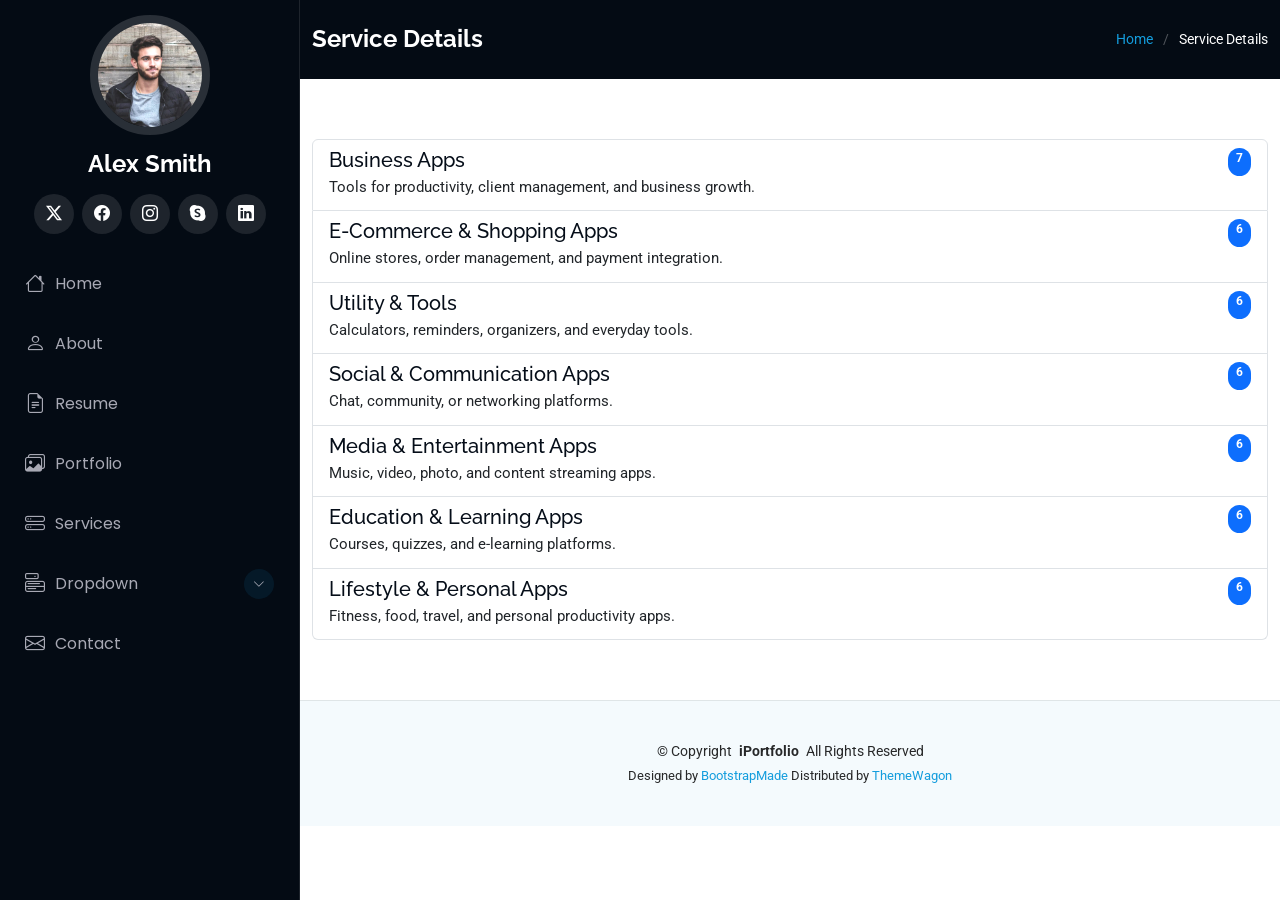
<file: Android_App_Development-service-details.html>
<!DOCTYPE html>
<html lang="en">

<head>
  <meta charset="utf-8">
  <meta content="width=device-width, initial-scale=1.0" name="viewport">
  <title>Service Details - iPortfolio Bootstrap Template</title>
  <meta content="" name="description">
  <meta content="" name="keywords">

  <!-- Favicons -->
  <link href="assets/img/favicon.png" rel="icon">
  <link href="assets/img/apple-touch-icon.png" rel="apple-touch-icon">

  <!-- Fonts -->
  <link href="https://fonts.googleapis.com" rel="preconnect">
  <link href="https://fonts.gstatic.com" rel="preconnect" crossorigin>
  <link href="https://fonts.googleapis.com/css2?family=Roboto:ital,wght@0,100;0,300;0,400;0,500;0,700;0,900;1,100;1,300;1,400;1,500;1,700;1,900&family=Poppins:ital,wght@0,100;0,200;0,300;0,400;0,500;0,600;0,700;0,800;0,900;1,100;1,200;1,300;1,400;1,500;1,600;1,700;1,800;1,900&family=Raleway:ital,wght@0,100;0,200;0,300;0,400;0,500;0,600;0,700;0,800;0,900;1,100;1,200;1,300;1,400;1,500;1,600;1,700;1,800;1,900&display=swap" rel="stylesheet">

  <!-- Vendor CSS Files -->
  <link href="assets/vendor/bootstrap/css/bootstrap.min.css" rel="stylesheet">
  <link href="assets/vendor/bootstrap-icons/bootstrap-icons.css" rel="stylesheet">
  <link href="assets/vendor/aos/aos.css" rel="stylesheet">
  <link href="assets/vendor/glightbox/css/glightbox.min.css" rel="stylesheet">
  <link href="assets/vendor/swiper/swiper-bundle.min.css" rel="stylesheet">

  <!-- Main CSS File -->
  <link href="assets/css/main.css" rel="stylesheet">

  <!-- =======================================================
  * Template Name: iPortfolio
  * Template URL: https://bootstrapmade.com/iportfolio-bootstrap-portfolio-websites-template/
  * Updated: Jun 29 2024 with Bootstrap v5.3.3
  * Author: BootstrapMade.com
  * License: https://bootstrapmade.com/license/
  ======================================================== -->
</head>

<body class="service-details-page">

  <header id="header" class="header dark-background d-flex flex-column">
    <i class="header-toggle d-xl-none bi bi-list"></i>

    <div class="profile-img">
      <img src="assets/img/my-profile-img.jpg" alt="" class="img-fluid rounded-circle">
    </div>

    <a href="index.html" class="logo d-flex align-items-center justify-content-center">
      <!-- Uncomment the line below if you also wish to use an image logo -->
      <!-- <img src="assets/img/logo.png" alt=""> -->
      <h1 class="sitename">Alex Smith</h1>
    </a>

    <div class="social-links text-center">
      <a href="#" class="twitter"><i class="bi bi-twitter-x"></i></a>
      <a href="#" class="facebook"><i class="bi bi-facebook"></i></a>
      <a href="#" class="instagram"><i class="bi bi-instagram"></i></a>
      <a href="#" class="google-plus"><i class="bi bi-skype"></i></a>
      <a href="#" class="linkedin"><i class="bi bi-linkedin"></i></a>
    </div>

    <nav id="navmenu" class="navmenu">
      <ul>
        <li><a href="#hero"><i class="bi bi-house navicon"></i>Home</a></li>
        <li><a href="#about"><i class="bi bi-person navicon"></i> About</a></li>
        <li><a href="#resume"><i class="bi bi-file-earmark-text navicon"></i> Resume</a></li>
        <li><a href="#portfolio"><i class="bi bi-images navicon"></i> Portfolio</a></li>
        <li><a href="#services"><i class="bi bi-hdd-stack navicon"></i> Services</a></li>
        <li class="dropdown"><a href="#"><i class="bi bi-menu-button navicon"></i> <span>Dropdown</span> <i class="bi bi-chevron-down toggle-dropdown"></i></a>
          <ul>
            <li><a href="#">Dropdown 1</a></li>
            <li class="dropdown"><a href="#"><span>Deep Dropdown</span> <i class="bi bi-chevron-down toggle-dropdown"></i></a>
              <ul>
                <li><a href="#">Deep Dropdown 1</a></li>
                <li><a href="#">Deep Dropdown 2</a></li>
                <li><a href="#">Deep Dropdown 3</a></li>
                <li><a href="#">Deep Dropdown 4</a></li>
                <li><a href="#">Deep Dropdown 5</a></li>
              </ul>
            </li>
            <li><a href="#">Dropdown 2</a></li>
            <li><a href="#">Dropdown 3</a></li>
            <li><a href="#">Dropdown 4</a></li>
          </ul>
        </li>
        <li><a href="#contact"><i class="bi bi-envelope navicon"></i> Contact</a></li>
      </ul>
    </nav>

  </header>

  <main class="main">

    <!-- Page Title -->
    <div class="page-title dark-background">
      <div class="container d-lg-flex justify-content-between align-items-center">
        <h1 class="mb-2 mb-lg-0">Service Details</h1>
        <nav class="breadcrumbs">
          <ol>
            <li><a href="index.html">Home</a></li>
            <li class="current">Service Details</li>
          </ol>
        </nav>
      </div>
    </div><!-- End Page Title -->

    <!-- Service Details Section -->
    <section id="service-details" class="service-details section">

      <div class="container">

      <div class="list-group">
              <a href="service-details-BrandIdentityDesign.html" class="list-group-item list-group-item-action" aria-current="true">
                <div class="d-flex w-100 justify-content-between">
                  <h5 class="mb-1">Business Apps</h5>
                <span class="badge rounded-pill text-bg-primary">7</span>
                </div>
                <p class="mb-1">Tools for productivity, client management, and business growth.</p>
              </a>
              <a href="service-details-Mobile_WebUIUXDesign.html" class="list-group-item list-group-item-action" aria-current="true">
                <div class="d-flex w-100 justify-content-between">
                  <h5 class="mb-1">E-Commerce & Shopping Apps</h5>
                <span class="badge rounded-pill text-bg-primary">6</span>
                </div>
                <p class="mb-1">Online stores, order management, and payment integration.</p>
              </a>
              <a href="service-details-VisualContententCreationDesign.html" class="list-group-item list-group-item-action" aria-current="true">
                <div class="d-flex w-100 justify-content-between">
                  <h5 class="mb-1">Utility & Tools</h5>
                <span class="badge rounded-pill text-bg-primary">6</span>
                </div>
                <p class="mb-1">Calculators, reminders, organizers, and everyday tools.</p>
              </a>
              
              <a href="service-details-PrintDesign.html" class="list-group-item list-group-item-action" aria-current="true">
                <div class="d-flex w-100 justify-content-between">
                  <h5 class="mb-1">Social & Communication Apps</h5>
                <span class="badge rounded-pill text-bg-primary">6</span>
                </div>
                <p class="mb-1">Chat, community, or networking platforms.</p>
              </a>
      
              <a href="service-details-PrintDesign.html" class="list-group-item list-group-item-action" aria-current="true">
                <div class="d-flex w-100 justify-content-between">
                  <h5 class="mb-1">Media & Entertainment Apps</h5>
                <span class="badge rounded-pill text-bg-primary">6</span>
                </div>
                <p class="mb-1">Music, video, photo, and content streaming apps.</p>
              </a>

              <a href="service-details-PrintDesign.html" class="list-group-item list-group-item-action" aria-current="true">
                <div class="d-flex w-100 justify-content-between">
                  <h5 class="mb-1">Education & Learning Apps</h5>
                <span class="badge rounded-pill text-bg-primary">6</span>
                </div>
                <p class="mb-1">Courses, quizzes, and e-learning platforms.</p>
              </a>

              <a href="service-details-PrintDesign.html" class="list-group-item list-group-item-action" aria-current="true">
                <div class="d-flex w-100 justify-content-between">
                  <h5 class="mb-1">Lifestyle & Personal Apps</h5>
                <span class="badge rounded-pill text-bg-primary">6</span>
                </div>
                <p class="mb-1">Fitness, food, travel, and personal productivity apps.</p>
              </a>

      </div>

      </div>

    </section><!-- /Service Details Section -->

  </main>

  <footer id="footer" class="footer position-relative light-background">

    <div class="container">
      <div class="copyright text-center ">
        <p>© <span>Copyright</span> <strong class="px-1 sitename">iPortfolio</strong> <span>All Rights Reserved</span></p>
      </div>
      <div class="credits">
        <!-- All the links in the footer should remain intact. -->
        <!-- You can delete the links only if you've purchased the pro version. -->
        <!-- Licensing information: https://bootstrapmade.com/license/ -->
        <!-- Purchase the pro version with working PHP/AJAX contact form: [buy-url] -->
        Designed by <a href="https://bootstrapmade.com/">BootstrapMade</a> Distributed by <a href="https://themewagon.com">ThemeWagon</a>
      </div>
    </div>

  </footer>

  <!-- Scroll Top -->
  <a href="#" id="scroll-top" class="scroll-top d-flex align-items-center justify-content-center"><i class="bi bi-arrow-up-short"></i></a>

  <!-- Preloader -->
  <div id="preloader"></div>

  <!-- Vendor JS Files -->
  <script src="assets/vendor/bootstrap/js/bootstrap.bundle.min.js"></script>
  <script src="assets/vendor/php-email-form/validate.js"></script>
  <script src="assets/vendor/aos/aos.js"></script>
  <script src="assets/vendor/typed.js/typed.umd.js"></script>
  <script src="assets/vendor/purecounter/purecounter_vanilla.js"></script>
  <script src="assets/vendor/waypoints/noframework.waypoints.js"></script>
  <script src="assets/vendor/glightbox/js/glightbox.min.js"></script>
  <script src="assets/vendor/imagesloaded/imagesloaded.pkgd.min.js"></script>
  <script src="assets/vendor/isotope-layout/isotope.pkgd.min.js"></script>
  <script src="assets/vendor/swiper/swiper-bundle.min.js"></script>

  <!-- Main JS File -->
  <script src="assets/js/main.js"></script>

</body>

</html>
</file>
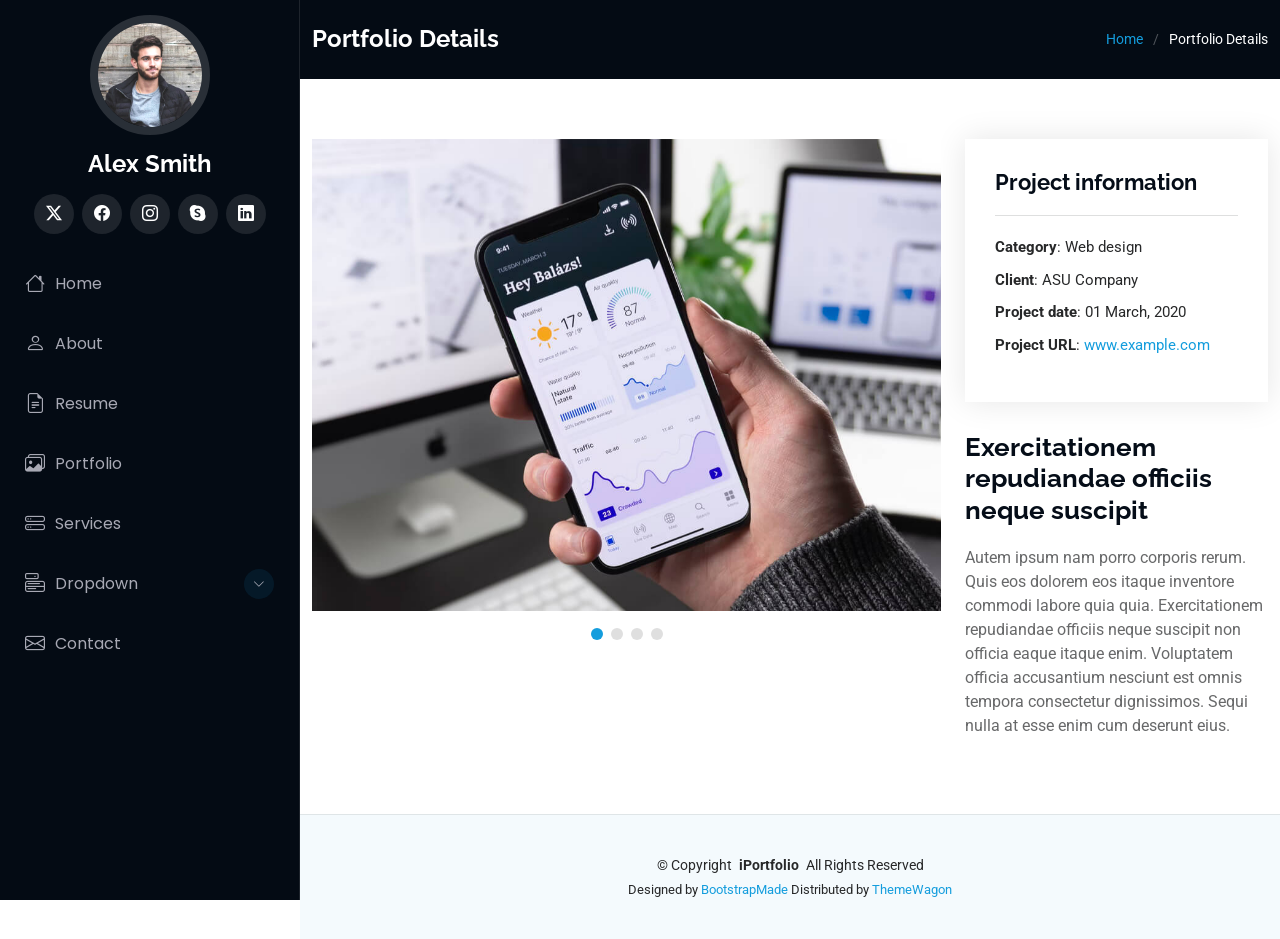
<file: portfolio-details.html>
<!DOCTYPE html>
<html lang="en">

<head>
  <meta charset="utf-8">
  <meta content="width=device-width, initial-scale=1.0" name="viewport">
  <title>Portfolio Details - iPortfolio Bootstrap Template</title>
  <meta content="" name="description">
  <meta content="" name="keywords">

  <!-- Favicons -->
  <link href="assets/img/favicon.png" rel="icon">
  <link href="assets/img/apple-touch-icon.png" rel="apple-touch-icon">

  <!-- Fonts -->
  <link href="https://fonts.googleapis.com" rel="preconnect">
  <link href="https://fonts.gstatic.com" rel="preconnect" crossorigin>
  <link href="https://fonts.googleapis.com/css2?family=Roboto:ital,wght@0,100;0,300;0,400;0,500;0,700;0,900;1,100;1,300;1,400;1,500;1,700;1,900&family=Poppins:ital,wght@0,100;0,200;0,300;0,400;0,500;0,600;0,700;0,800;0,900;1,100;1,200;1,300;1,400;1,500;1,600;1,700;1,800;1,900&family=Raleway:ital,wght@0,100;0,200;0,300;0,400;0,500;0,600;0,700;0,800;0,900;1,100;1,200;1,300;1,400;1,500;1,600;1,700;1,800;1,900&display=swap" rel="stylesheet">

  <!-- Vendor CSS Files -->
  <link href="assets/vendor/bootstrap/css/bootstrap.min.css" rel="stylesheet">
  <link href="assets/vendor/bootstrap-icons/bootstrap-icons.css" rel="stylesheet">
  <link href="assets/vendor/aos/aos.css" rel="stylesheet">
  <link href="assets/vendor/glightbox/css/glightbox.min.css" rel="stylesheet">
  <link href="assets/vendor/swiper/swiper-bundle.min.css" rel="stylesheet">

  <!-- Main CSS File -->
  <link href="assets/css/main.css" rel="stylesheet">

  <!-- =======================================================
  * Template Name: iPortfolio
  * Template URL: https://bootstrapmade.com/iportfolio-bootstrap-portfolio-websites-template/
  * Updated: Jun 29 2024 with Bootstrap v5.3.3
  * Author: BootstrapMade.com
  * License: https://bootstrapmade.com/license/
  ======================================================== -->
</head>

<body class="portfolio-details-page">

  <header id="header" class="header dark-background d-flex flex-column">
    <i class="header-toggle d-xl-none bi bi-list"></i>

    <div class="profile-img">
      <img src="assets/img/my-profile-img.jpg" alt="" class="img-fluid rounded-circle">
    </div>

    <a href="index.html" class="logo d-flex align-items-center justify-content-center">
      <!-- Uncomment the line below if you also wish to use an image logo -->
      <!-- <img src="assets/img/logo.png" alt=""> -->
      <h1 class="sitename">Alex Smith</h1>
    </a>

    <div class="social-links text-center">
      <a href="#" class="twitter"><i class="bi bi-twitter-x"></i></a>
      <a href="#" class="facebook"><i class="bi bi-facebook"></i></a>
      <a href="#" class="instagram"><i class="bi bi-instagram"></i></a>
      <a href="#" class="google-plus"><i class="bi bi-skype"></i></a>
      <a href="#" class="linkedin"><i class="bi bi-linkedin"></i></a>
    </div>

    <nav id="navmenu" class="navmenu">
      <ul>
        <li><a href="#hero"><i class="bi bi-house navicon"></i>Home</a></li>
        <li><a href="#about"><i class="bi bi-person navicon"></i> About</a></li>
        <li><a href="#resume"><i class="bi bi-file-earmark-text navicon"></i> Resume</a></li>
        <li><a href="#portfolio"><i class="bi bi-images navicon"></i> Portfolio</a></li>
        <li><a href="#services"><i class="bi bi-hdd-stack navicon"></i> Services</a></li>
        <li class="dropdown"><a href="#"><i class="bi bi-menu-button navicon"></i> <span>Dropdown</span> <i class="bi bi-chevron-down toggle-dropdown"></i></a>
          <ul>
            <li><a href="#">Dropdown 1</a></li>
            <li class="dropdown"><a href="#"><span>Deep Dropdown</span> <i class="bi bi-chevron-down toggle-dropdown"></i></a>
              <ul>
                <li><a href="#">Deep Dropdown 1</a></li>
                <li><a href="#">Deep Dropdown 2</a></li>
                <li><a href="#">Deep Dropdown 3</a></li>
                <li><a href="#">Deep Dropdown 4</a></li>
                <li><a href="#">Deep Dropdown 5</a></li>
              </ul>
            </li>
            <li><a href="#">Dropdown 2</a></li>
            <li><a href="#">Dropdown 3</a></li>
            <li><a href="#">Dropdown 4</a></li>
          </ul>
        </li>
        <li><a href="#contact"><i class="bi bi-envelope navicon"></i> Contact</a></li>
      </ul>
    </nav>

  </header>

  <main class="main">

    <!-- Page Title -->
    <div class="page-title dark-background">
      <div class="container d-lg-flex justify-content-between align-items-center">
        <h1 class="mb-2 mb-lg-0">Portfolio Details</h1>
        <nav class="breadcrumbs">
          <ol>
            <li><a href="index.html">Home</a></li>
            <li class="current">Portfolio Details</li>
          </ol>
        </nav>
      </div>
    </div><!-- End Page Title -->

    <!-- Portfolio Details Section -->
    <section id="portfolio-details" class="portfolio-details section">

      <div class="container" data-aos="fade-up" data-aos-delay="100">

        <div class="row gy-4">

          <div class="col-lg-8">
            <div class="portfolio-details-slider swiper init-swiper">

              <script type="application/json" class="swiper-config">
                {
                  "loop": true,
                  "speed": 600,
                  "autoplay": {
                    "delay": 5000
                  },
                  "slidesPerView": "auto",
                  "pagination": {
                    "el": ".swiper-pagination",
                    "type": "bullets",
                    "clickable": true
                  }
                }
              </script>

              <div class="swiper-wrapper align-items-center">

                <div class="swiper-slide">
                  <img src="assets/img/portfolio/app-1.jpg" alt="">
                </div>

                <div class="swiper-slide">
                  <img src="assets/img/portfolio/product-1.jpg" alt="">
                </div>

                <div class="swiper-slide">
                  <img src="assets/img/portfolio/branding-1.jpg" alt="">
                </div>

                <div class="swiper-slide">
                  <img src="assets/img/portfolio/books-1.jpg" alt="">
                </div>

              </div>
              <div class="swiper-pagination"></div>
            </div>
          </div>

          <div class="col-lg-4">
            <div class="portfolio-info" data-aos="fade-up" data-aos-delay="200">
              <h3>Project information</h3>
              <ul>
                <li><strong>Category</strong>: Web design</li>
                <li><strong>Client</strong>: ASU Company</li>
                <li><strong>Project date</strong>: 01 March, 2020</li>
                <li><strong>Project URL</strong>: <a href="#">www.example.com</a></li>
              </ul>
            </div>
            <div class="portfolio-description" data-aos="fade-up" data-aos-delay="300">
              <h2>Exercitationem repudiandae officiis neque suscipit</h2>
              <p>
                Autem ipsum nam porro corporis rerum. Quis eos dolorem eos itaque inventore commodi labore quia quia. Exercitationem repudiandae officiis neque suscipit non officia eaque itaque enim. Voluptatem officia accusantium nesciunt est omnis tempora consectetur dignissimos. Sequi nulla at esse enim cum deserunt eius.
              </p>
            </div>
          </div>

        </div>

      </div>

    </section><!-- /Portfolio Details Section -->

  </main>

  <footer id="footer" class="footer position-relative light-background">

    <div class="container">
      <div class="copyright text-center ">
        <p>© <span>Copyright</span> <strong class="px-1 sitename">iPortfolio</strong> <span>All Rights Reserved</span></p>
      </div>
      <div class="credits">
        <!-- All the links in the footer should remain intact. -->
        <!-- You can delete the links only if you've purchased the pro version. -->
        <!-- Licensing information: https://bootstrapmade.com/license/ -->
        <!-- Purchase the pro version with working PHP/AJAX contact form: [buy-url] -->
        Designed by <a href="https://bootstrapmade.com/">BootstrapMade</a> Distributed by <a href="https://themewagon.com">ThemeWagon</a>
      </div>
    </div>

  </footer>

  <!-- Scroll Top -->
  <a href="#" id="scroll-top" class="scroll-top d-flex align-items-center justify-content-center"><i class="bi bi-arrow-up-short"></i></a>

  <!-- Preloader -->
  <div id="preloader"></div>

  <!-- Vendor JS Files -->
  <script src="assets/vendor/bootstrap/js/bootstrap.bundle.min.js"></script>
  <script src="assets/vendor/php-email-form/validate.js"></script>
  <script src="assets/vendor/aos/aos.js"></script>
  <script src="assets/vendor/typed.js/typed.umd.js"></script>
  <script src="assets/vendor/purecounter/purecounter_vanilla.js"></script>
  <script src="assets/vendor/waypoints/noframework.waypoints.js"></script>
  <script src="assets/vendor/glightbox/js/glightbox.min.js"></script>
  <script src="assets/vendor/imagesloaded/imagesloaded.pkgd.min.js"></script>
  <script src="assets/vendor/isotope-layout/isotope.pkgd.min.js"></script>
  <script src="assets/vendor/swiper/swiper-bundle.min.js"></script>

  <!-- Main JS File -->
  <script src="assets/js/main.js"></script>

</body>

</html>
</file>
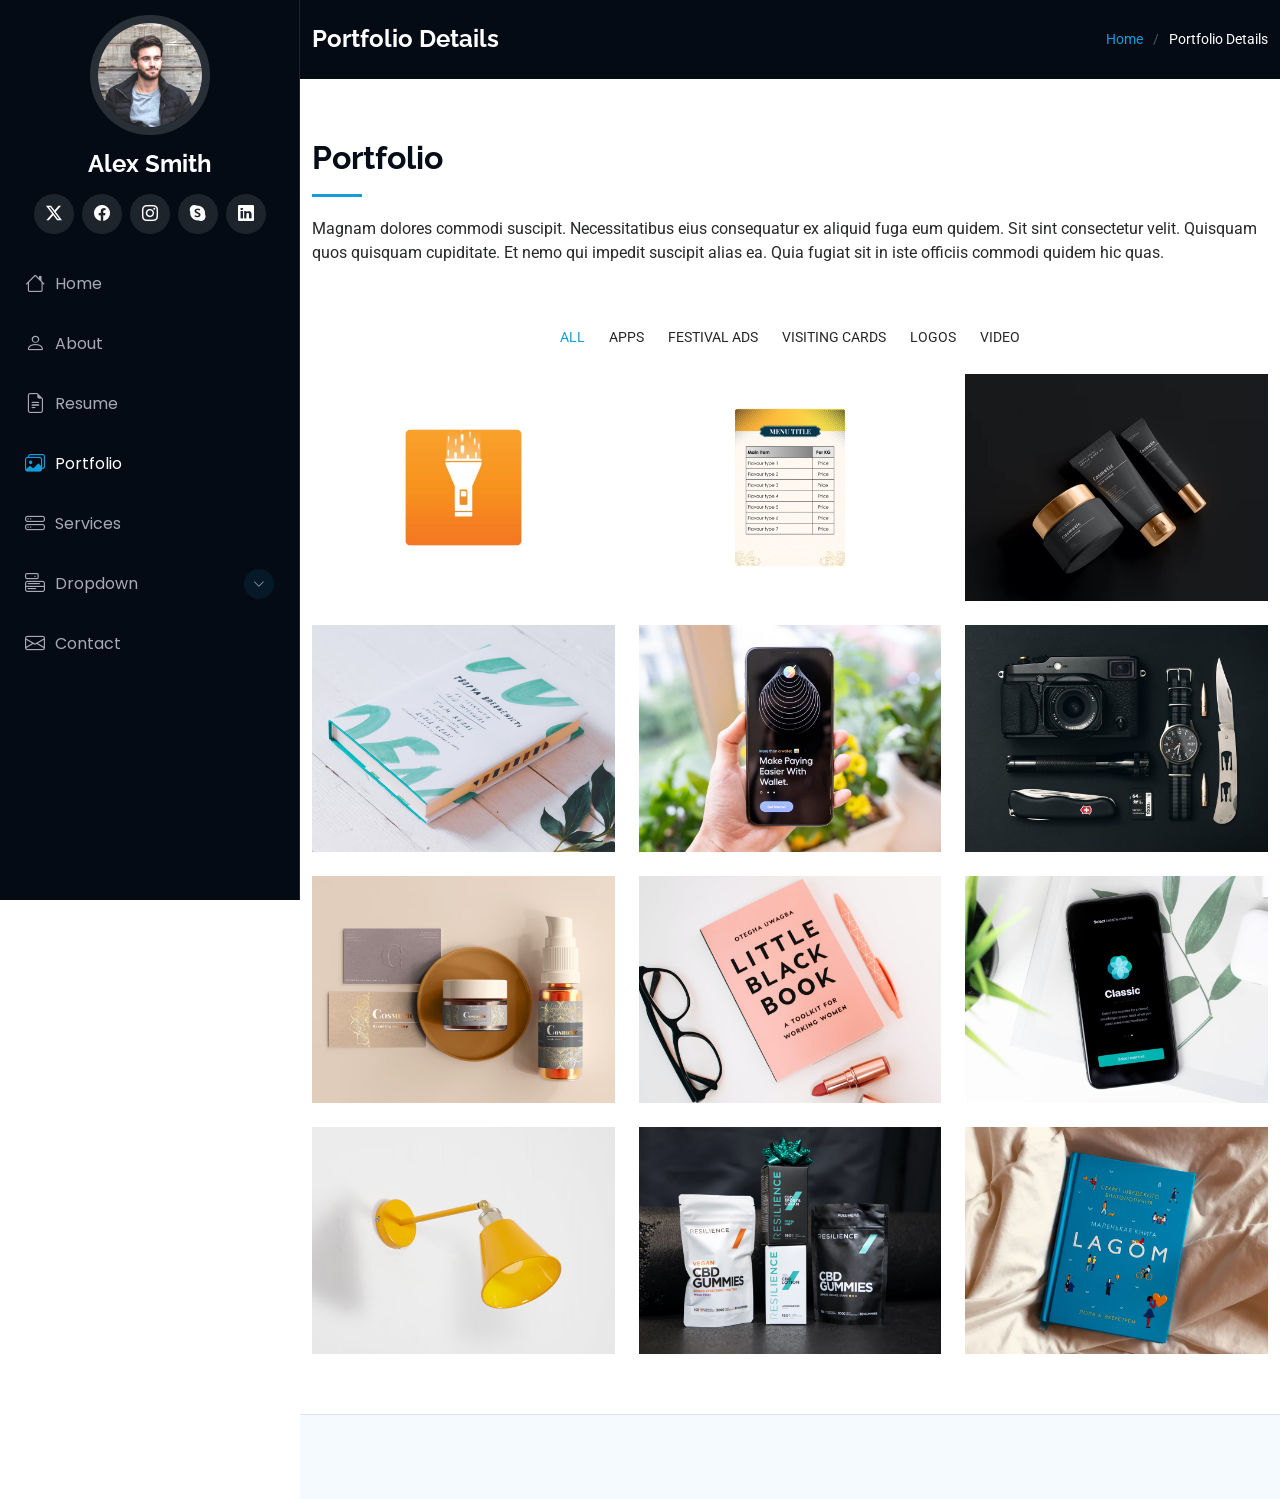
<file: portfolio-more-details.html>
<!DOCTYPE html>
<html lang="en">

<head>
  <meta charset="utf-8">
  <meta content="width=device-width, initial-scale=1.0" name="viewport">
  <title>Portfolio Details - iPortfolio Bootstrap Template</title>
  <meta content="" name="description">
  <meta content="" name="keywords">

  <!-- Favicons -->
  <link href="assets/img/favicon.png" rel="icon">
  <link href="assets/img/apple-touch-icon.png" rel="apple-touch-icon">

  <!-- Fonts -->
  <link href="https://fonts.googleapis.com" rel="preconnect">
  <link href="https://fonts.gstatic.com" rel="preconnect" crossorigin>
  <link href="https://fonts.googleapis.com/css2?family=Roboto:ital,wght@0,100;0,300;0,400;0,500;0,700;0,900;1,100;1,300;1,400;1,500;1,700;1,900&family=Poppins:ital,wght@0,100;0,200;0,300;0,400;0,500;0,600;0,700;0,800;0,900;1,100;1,200;1,300;1,400;1,500;1,600;1,700;1,800;1,900&family=Raleway:ital,wght@0,100;0,200;0,300;0,400;0,500;0,600;0,700;0,800;0,900;1,100;1,200;1,300;1,400;1,500;1,600;1,700;1,800;1,900&display=swap" rel="stylesheet">

  <!-- Vendor CSS Files -->
  <link href="assets/vendor/bootstrap/css/bootstrap.min.css" rel="stylesheet">
  <link href="assets/vendor/bootstrap-icons/bootstrap-icons.css" rel="stylesheet">
  <link href="assets/vendor/aos/aos.css" rel="stylesheet">
  <link href="assets/vendor/glightbox/css/glightbox.min.css" rel="stylesheet">
  <link href="assets/vendor/swiper/swiper-bundle.min.css" rel="stylesheet">

  <!-- Main CSS File -->
  <link href="assets/css/main.css" rel="stylesheet">

  <!-- =======================================================
  * Template Name: iPortfolio
  * Template URL: https://bootstrapmade.com/iportfolio-bootstrap-portfolio-websites-template/
  * Updated: Jun 29 2024 with Bootstrap v5.3.3
  * Author: BootstrapMade.com
  * License: https://bootstrapmade.com/license/
  ======================================================== -->
</head>

<body class="portfolio-details-page">

  <header id="header" class="header dark-background d-flex flex-column">
    <i class="header-toggle d-xl-none bi bi-list"></i>

    <div class="profile-img">
      <img src="assets/img/my-profile-img.jpg" alt="" class="img-fluid rounded-circle">
    </div>

    <a href="index.html" class="logo d-flex align-items-center justify-content-center">
      <!-- Uncomment the line below if you also wish to use an image logo -->
      <!-- <img src="assets/img/logo.png" alt=""> -->
      <h1 class="sitename">Alex Smith</h1>
    </a>

    <div class="social-links text-center">
      <a href="#" class="twitter"><i class="bi bi-twitter-x"></i></a>
      <a href="#" class="facebook"><i class="bi bi-facebook"></i></a>
      <a href="#" class="instagram"><i class="bi bi-instagram"></i></a>
      <a href="#" class="google-plus"><i class="bi bi-skype"></i></a>
      <a href="#" class="linkedin"><i class="bi bi-linkedin"></i></a>
    </div>

    <nav id="navmenu" class="navmenu">
      <ul>
        <li><a href="#hero"><i class="bi bi-house navicon"></i>Home</a></li>
        <li><a href="#about"><i class="bi bi-person navicon"></i> About</a></li>
        <li><a href="#resume"><i class="bi bi-file-earmark-text navicon"></i> Resume</a></li>
        <li><a href="#portfolio"><i class="bi bi-images navicon"></i> Portfolio</a></li>
        <li><a href="#services"><i class="bi bi-hdd-stack navicon"></i> Services</a></li>
        <li class="dropdown"><a href="#"><i class="bi bi-menu-button navicon"></i> <span>Dropdown</span> <i class="bi bi-chevron-down toggle-dropdown"></i></a>
          <ul>
            <li><a href="#">Dropdown 1</a></li>
            <li class="dropdown"><a href="#"><span>Deep Dropdown</span> <i class="bi bi-chevron-down toggle-dropdown"></i></a>
              <ul>
                <li><a href="#">Deep Dropdown 1</a></li>
                <li><a href="#">Deep Dropdown 2</a></li>
                <li><a href="#">Deep Dropdown 3</a></li>
                <li><a href="#">Deep Dropdown 4</a></li>
                <li><a href="#">Deep Dropdown 5</a></li>
              </ul>
            </li>
            <li><a href="#">Dropdown 2</a></li>
            <li><a href="#">Dropdown 3</a></li>
            <li><a href="#">Dropdown 4</a></li>
          </ul>
        </li>
        <li><a href="#contact"><i class="bi bi-envelope navicon"></i> Contact</a></li>
      </ul>
    </nav>

  </header>

  <main class="main">

    <!-- Page Title -->
    <div class="page-title dark-background">
      <div class="container d-lg-flex justify-content-between align-items-center">
        <h1 class="mb-2 mb-lg-0">Portfolio Details</h1>
        <nav class="breadcrumbs">
          <ol>
            <li><a href="index.html">Home</a></li>
            <li class="current">Portfolio Details</li>
          </ol>
        </nav>
      </div>
    </div><!-- End Page Title -->

    <!-- Portfolio Section -->
    <section id="portfolio" class="portfolio section">

      <!-- Section Title -->
      <div class="container section-title" data-aos="fade-up">
        <h2>Portfolio</h2>
        <p>Magnam dolores commodi suscipit. Necessitatibus eius consequatur ex aliquid fuga eum quidem. Sit sint consectetur velit. Quisquam quos quisquam cupiditate. Et nemo qui impedit suscipit alias ea. Quia fugiat sit in iste officiis commodi quidem hic quas.</p>
      </div><!-- End Section Title -->

      <div class="container">

        <div class="isotope-layout" data-default-filter="*" data-layout="masonry" data-sort="original-order">

          <ul class="portfolio-filters isotope-filters" data-aos="fade-up" data-aos-delay="100">
            <li data-filter="*" class="filter-active">All</li>
            <li data-filter=".filter-app">Apps</li>
            <li data-filter=".filter-branding">Festival Ads</li> 
            <li data-filter=".filter-branding">Visiting Cards</li>
            <li data-filter=".filter-product">logos</li>
            <li data-filter=".filter-books">Video</li>
          </ul><!-- End Portfolio Filters -->

          <div class="row gy-4 isotope-container" data-aos="fade-up" data-aos-delay="200">

            <div class="col-lg-4 col-md-6 portfolio-item isotope-item filter-app">
              <div class="portfolio-content h-100">
                <img src="assets/img/portfolio/Flashlight_app.jpg" class="img-fluid" alt="">
                <div class="portfolio-info">
                  <h4>App 1</h4>
                  <p>Lorem ipsum, dolor sit amet consectetur</p>
                  <a href="assets/img/portfolio/Flashlight_app.jpg" title="App 1" data-gallery="portfolio-gallery-app" class="glightbox preview-link"><i class="bi bi-zoom-in"></i></a>
                  <a href="portfolio-details.html" title="More Details" class="details-link"><i class="bi bi-link-45deg"></i></a>
                </div>
              </div>
            </div><!-- End Portfolio Item -->

            <div class="col-lg-4 col-md-6 portfolio-item isotope-item filter-product">
              <div class="portfolio-content h-100">
                <img src="assets/img/portfolio/Item_Menu.png" class="img-fluid" alt="">
                <div class="portfolio-info">
                  <h4>Product 1</h4>
                  <p>Lorem ipsum, dolor sit amet consectetur</p>
                  <a href="assets/img/portfolio/Item_Menu.png" title="Product 1" data-gallery="portfolio-gallery-product" class="glightbox preview-link"><i class="bi bi-zoom-in"></i></a>
                  <a href="portfolio-details.html" title="More Details" class="details-link"><i class="bi bi-link-45deg"></i></a>
                </div>
              </div>
            </div><!-- End Portfolio Item -->

            <div class="col-lg-4 col-md-6 portfolio-item isotope-item filter-branding">
              <div class="portfolio-content h-100">
                <img src="assets/img/portfolio/branding-1.jpg" class="img-fluid" alt="">
                <div class="portfolio-info">
                  <h4>Branding 1</h4>
                  <p>Lorem ipsum, dolor sit amet consectetur</p>
                  <a href="assets/img/portfolio/branding-1.jpg" title="Branding 1" data-gallery="portfolio-gallery-branding" class="glightbox preview-link"><i class="bi bi-zoom-in"></i></a>
                  <a href="portfolio-details.html" title="More Details" class="details-link"><i class="bi bi-link-45deg"></i></a>
                </div>
              </div>
            </div><!-- End Portfolio Item -->

            <div class="col-lg-4 col-md-6 portfolio-item isotope-item filter-books">
              <div class="portfolio-content h-100">
                <img src="assets/img/portfolio/books-1.jpg" class="img-fluid" alt="">
                <div class="portfolio-info">
                  <h4>Books 1</h4>
                  <p>Lorem ipsum, dolor sit amet consectetur</p>
                  <a href="assets/img/portfolio/books-1.jpg" title="Branding 1" data-gallery="portfolio-gallery-book" class="glightbox preview-link"><i class="bi bi-zoom-in"></i></a>
                  <a href="portfolio-details.html" title="More Details" class="details-link"><i class="bi bi-link-45deg"></i></a>
                </div>
              </div>
            </div><!-- End Portfolio Item -->

            <div class="col-lg-4 col-md-6 portfolio-item isotope-item filter-app">
              <div class="portfolio-content h-100">
                <img src="assets/img/portfolio/app-2.jpg" class="img-fluid" alt="">
                <div class="portfolio-info">
                  <h4>App 2</h4>
                  <p>Lorem ipsum, dolor sit amet consectetur</p>
                  <a href="assets/img/portfolio/app-2.jpg" title="App 2" data-gallery="portfolio-gallery-app" class="glightbox preview-link"><i class="bi bi-zoom-in"></i></a>
                  <a href="portfolio-details.html" title="More Details" class="details-link"><i class="bi bi-link-45deg"></i></a>
                </div>
              </div>
            </div><!-- End Portfolio Item -->

            <div class="col-lg-4 col-md-6 portfolio-item isotope-item filter-product">
              <div class="portfolio-content h-100">
                <img src="assets/img/portfolio/product-2.jpg" class="img-fluid" alt="">
                <div class="portfolio-info">
                  <h4>Product 2</h4>
                  <p>Lorem ipsum, dolor sit amet consectetur</p>
                  <a href="assets/img/portfolio/product-2.jpg" title="Product 2" data-gallery="portfolio-gallery-product" class="glightbox preview-link"><i class="bi bi-zoom-in"></i></a>
                  <a href="portfolio-details.html" title="More Details" class="details-link"><i class="bi bi-link-45deg"></i></a>
                </div>
              </div>
            </div><!-- End Portfolio Item -->

            <div class="col-lg-4 col-md-6 portfolio-item isotope-item filter-branding">
              <div class="portfolio-content h-100">
                <img src="assets/img/portfolio/branding-2.jpg" class="img-fluid" alt="">
                <div class="portfolio-info">
                  <h4>Branding 2</h4>
                  <p>Lorem ipsum, dolor sit amet consectetur</p>
                  <a href="assets/img/portfolio/branding-2.jpg" title="Branding 2" data-gallery="portfolio-gallery-branding" class="glightbox preview-link"><i class="bi bi-zoom-in"></i></a>
                  <a href="portfolio-details.html" title="More Details" class="details-link"><i class="bi bi-link-45deg"></i></a>
                </div>
              </div>
            </div><!-- End Portfolio Item -->

            <div class="col-lg-4 col-md-6 portfolio-item isotope-item filter-books">
              <div class="portfolio-content h-100">
                <img src="assets/img/portfolio/books-2.jpg" class="img-fluid" alt="">
                <div class="portfolio-info">
                  <h4>Books 2</h4>
                  <p>Lorem ipsum, dolor sit amet consectetur</p>
                  <a href="assets/img/portfolio/books-2.jpg" title="Branding 2" data-gallery="portfolio-gallery-book" class="glightbox preview-link"><i class="bi bi-zoom-in"></i></a>
                  <a href="portfolio-details.html" title="More Details" class="details-link"><i class="bi bi-link-45deg"></i></a>
                </div>
              </div>
            </div><!-- End Portfolio Item -->

            <div class="col-lg-4 col-md-6 portfolio-item isotope-item filter-app">
              <div class="portfolio-content h-100">
                <img src="assets/img/portfolio/app-3.jpg" class="img-fluid" alt="">
                <div class="portfolio-info">
                  <h4>App 3</h4>
                  <p>Lorem ipsum, dolor sit amet consectetur</p>
                  <a href="assets/img/portfolio/app-3.jpg" title="App 3" data-gallery="portfolio-gallery-app" class="glightbox preview-link"><i class="bi bi-zoom-in"></i></a>
                  <a href="portfolio-details.html" title="More Details" class="details-link"><i class="bi bi-link-45deg"></i></a>
                </div>
              </div>
            </div><!-- End Portfolio Item -->

            <div class="col-lg-4 col-md-6 portfolio-item isotope-item filter-product">
              <div class="portfolio-content h-100">
                <img src="assets/img/portfolio/product-3.jpg" class="img-fluid" alt="">
                <div class="portfolio-info">
                  <h4>Product 3</h4>
                  <p>Lorem ipsum, dolor sit amet consectetur</p>
                  <a href="assets/img/portfolio/product-3.jpg" title="Product 3" data-gallery="portfolio-gallery-product" class="glightbox preview-link"><i class="bi bi-zoom-in"></i></a>
                  <a href="portfolio-details.html" title="More Details" class="details-link"><i class="bi bi-link-45deg"></i></a>
                </div>
              </div>
            </div><!-- End Portfolio Item -->

            <div class="col-lg-4 col-md-6 portfolio-item isotope-item filter-branding">
              <div class="portfolio-content h-100">
                <img src="assets/img/portfolio/branding-3.jpg" class="img-fluid" alt="">
                <div class="portfolio-info">
                  <h4>Branding 3</h4>
                  <p>Lorem ipsum, dolor sit amet consectetur</p>
                  <a href="assets/img/portfolio/branding-3.jpg" title="Branding 2" data-gallery="portfolio-gallery-branding" class="glightbox preview-link"><i class="bi bi-zoom-in"></i></a>
                  <a href="portfolio-details.html" title="More Details" class="details-link"><i class="bi bi-link-45deg"></i></a>
                </div>
              </div>
            </div><!-- End Portfolio Item -->

            <div class="col-lg-4 col-md-6 portfolio-item isotope-item filter-books">
              <div class="portfolio-content h-100">
                <img src="assets/img/portfolio/books-3.jpg" class="img-fluid" alt="">
                <div class="portfolio-info">
                  <h4>Books 3</h4>
                  <p>Lorem ipsum, dolor sit amet consectetur</p>
                  <a href="assets/img/portfolio/books-3.jpg" title="Branding 3" data-gallery="portfolio-gallery-book" class="glightbox preview-link"><i class="bi bi-zoom-in"></i></a>
                  <a href="portfolio-details.html" title="More Details" class="details-link"><i class="bi bi-link-45deg"></i></a>
                </div>
              </div>
            </div><!-- End Portfolio Item -->

          </div><!-- End Portfolio Container -->

        </div>

      </div>

    </section><!-- /Portfolio Section -->

  </main>

  <footer id="footer" class="footer position-relative light-background">

    <div class="container">
      <div class="copyright text-center ">
      </div>
      <div class="credits">
        <!-- All the links in the footer should remain intact. -->
        <!-- You can delete the links only if you've purchased the pro version. -->
        <!-- Licensing information: https://bootstrapmade.com/license/ -->
        <!-- Purchase the pro version with working PHP/AJAX contact form: [buy-url] -->
      </div>
    </div>

  </footer>

  <!-- Scroll Top -->
  <a href="#" id="scroll-top" class="scroll-top d-flex align-items-center justify-content-center"><i class="bi bi-arrow-up-short"></i></a>

  <!-- Preloader -->
  <div id="preloader"></div>

  <!-- Vendor JS Files -->
  <script src="assets/vendor/bootstrap/js/bootstrap.bundle.min.js"></script>
  <script src="assets/vendor/php-email-form/validate.js"></script>
  <script src="assets/vendor/aos/aos.js"></script>
  <script src="assets/vendor/typed.js/typed.umd.js"></script>
  <script src="assets/vendor/purecounter/purecounter_vanilla.js"></script>
  <script src="assets/vendor/waypoints/noframework.waypoints.js"></script>
  <script src="assets/vendor/glightbox/js/glightbox.min.js"></script>
  <script src="assets/vendor/imagesloaded/imagesloaded.pkgd.min.js"></script>
  <script src="assets/vendor/isotope-layout/isotope.pkgd.min.js"></script>
  <script src="assets/vendor/swiper/swiper-bundle.min.js"></script>

  <!-- Main JS File -->
  <script src="assets/js/main.js"></script>

</body>

</html>
</file>
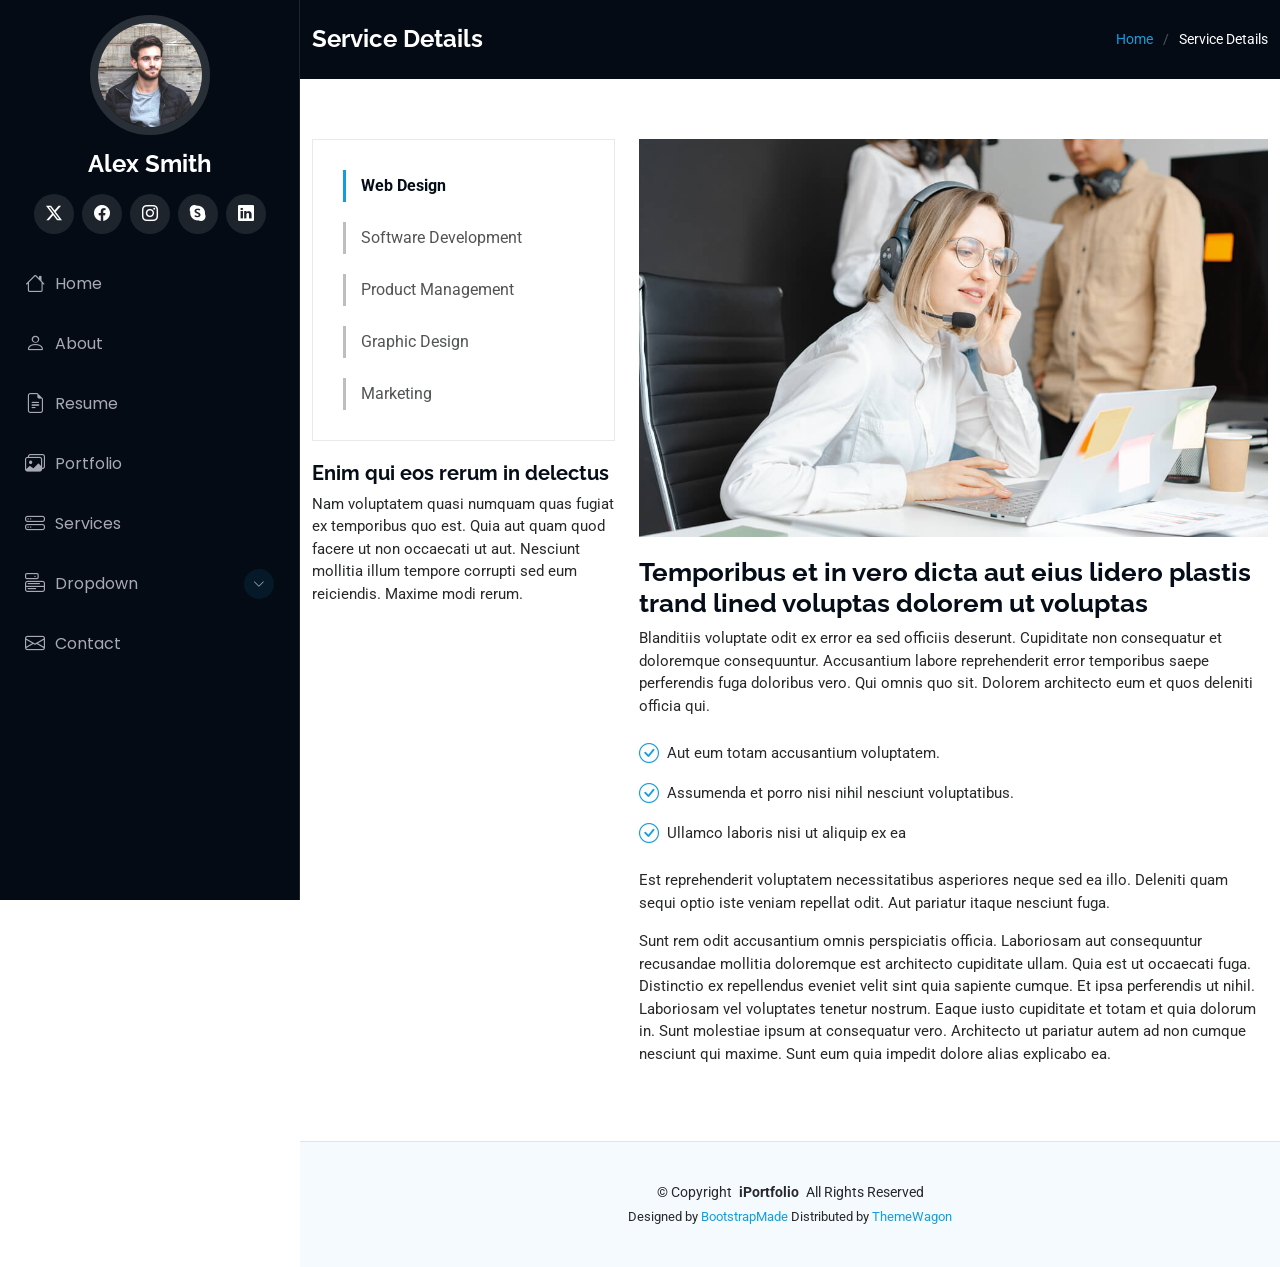
<file: service-details.html>
<!DOCTYPE html>
<html lang="en">

<head>
  <meta charset="utf-8">
  <meta content="width=device-width, initial-scale=1.0" name="viewport">
  <title>Service Details - iPortfolio Bootstrap Template</title>
  <meta content="" name="description">
  <meta content="" name="keywords">

  <!-- Favicons -->
  <link href="assets/img/favicon.png" rel="icon">
  <link href="assets/img/apple-touch-icon.png" rel="apple-touch-icon">

  <!-- Fonts -->
  <link href="https://fonts.googleapis.com" rel="preconnect">
  <link href="https://fonts.gstatic.com" rel="preconnect" crossorigin>
  <link href="https://fonts.googleapis.com/css2?family=Roboto:ital,wght@0,100;0,300;0,400;0,500;0,700;0,900;1,100;1,300;1,400;1,500;1,700;1,900&family=Poppins:ital,wght@0,100;0,200;0,300;0,400;0,500;0,600;0,700;0,800;0,900;1,100;1,200;1,300;1,400;1,500;1,600;1,700;1,800;1,900&family=Raleway:ital,wght@0,100;0,200;0,300;0,400;0,500;0,600;0,700;0,800;0,900;1,100;1,200;1,300;1,400;1,500;1,600;1,700;1,800;1,900&display=swap" rel="stylesheet">

  <!-- Vendor CSS Files -->
  <link href="assets/vendor/bootstrap/css/bootstrap.min.css" rel="stylesheet">
  <link href="assets/vendor/bootstrap-icons/bootstrap-icons.css" rel="stylesheet">
  <link href="assets/vendor/aos/aos.css" rel="stylesheet">
  <link href="assets/vendor/glightbox/css/glightbox.min.css" rel="stylesheet">
  <link href="assets/vendor/swiper/swiper-bundle.min.css" rel="stylesheet">

  <!-- Main CSS File -->
  <link href="assets/css/main.css" rel="stylesheet">

  <!-- =======================================================
  * Template Name: iPortfolio
  * Template URL: https://bootstrapmade.com/iportfolio-bootstrap-portfolio-websites-template/
  * Updated: Jun 29 2024 with Bootstrap v5.3.3
  * Author: BootstrapMade.com
  * License: https://bootstrapmade.com/license/
  ======================================================== -->
</head>

<body class="service-details-page">

  <header id="header" class="header dark-background d-flex flex-column">
    <i class="header-toggle d-xl-none bi bi-list"></i>

    <div class="profile-img">
      <img src="assets/img/my-profile-img.jpg" alt="" class="img-fluid rounded-circle">
    </div>

    <a href="index.html" class="logo d-flex align-items-center justify-content-center">
      <!-- Uncomment the line below if you also wish to use an image logo -->
      <!-- <img src="assets/img/logo.png" alt=""> -->
      <h1 class="sitename">Alex Smith</h1>
    </a>

    <div class="social-links text-center">
      <a href="#" class="twitter"><i class="bi bi-twitter-x"></i></a>
      <a href="#" class="facebook"><i class="bi bi-facebook"></i></a>
      <a href="#" class="instagram"><i class="bi bi-instagram"></i></a>
      <a href="#" class="google-plus"><i class="bi bi-skype"></i></a>
      <a href="#" class="linkedin"><i class="bi bi-linkedin"></i></a>
    </div>

    <nav id="navmenu" class="navmenu">
      <ul>
        <li><a href="#hero"><i class="bi bi-house navicon"></i>Home</a></li>
        <li><a href="#about"><i class="bi bi-person navicon"></i> About</a></li>
        <li><a href="#resume"><i class="bi bi-file-earmark-text navicon"></i> Resume</a></li>
        <li><a href="#portfolio"><i class="bi bi-images navicon"></i> Portfolio</a></li>
        <li><a href="#services"><i class="bi bi-hdd-stack navicon"></i> Services</a></li>
        <li class="dropdown"><a href="#"><i class="bi bi-menu-button navicon"></i> <span>Dropdown</span> <i class="bi bi-chevron-down toggle-dropdown"></i></a>
          <ul>
            <li><a href="#">Dropdown 1</a></li>
            <li class="dropdown"><a href="#"><span>Deep Dropdown</span> <i class="bi bi-chevron-down toggle-dropdown"></i></a>
              <ul>
                <li><a href="#">Deep Dropdown 1</a></li>
                <li><a href="#">Deep Dropdown 2</a></li>
                <li><a href="#">Deep Dropdown 3</a></li>
                <li><a href="#">Deep Dropdown 4</a></li>
                <li><a href="#">Deep Dropdown 5</a></li>
              </ul>
            </li>
            <li><a href="#">Dropdown 2</a></li>
            <li><a href="#">Dropdown 3</a></li>
            <li><a href="#">Dropdown 4</a></li>
          </ul>
        </li>
        <li><a href="#contact"><i class="bi bi-envelope navicon"></i> Contact</a></li>
      </ul>
    </nav>

  </header>

  <main class="main">

    <!-- Page Title -->
    <div class="page-title dark-background">
      <div class="container d-lg-flex justify-content-between align-items-center">
        <h1 class="mb-2 mb-lg-0">Service Details</h1>
        <nav class="breadcrumbs">
          <ol>
            <li><a href="index.html">Home</a></li>
            <li class="current">Service Details</li>
          </ol>
        </nav>
      </div>
    </div><!-- End Page Title -->

    <!-- Service Details Section -->
    <section id="service-details" class="service-details section">

      <div class="container">

        <div class="row gy-4">

          <div class="col-lg-4" data-aos="fade-up" data-aos-delay="100">
            <div class="services-list">
              <a href="#" class="active">Web Design</a>
              <a href="#">Software Development</a>
              <a href="#">Product Management</a>
              <a href="#">Graphic Design</a>
              <a href="#">Marketing</a>
            </div>

            <h4>Enim qui eos rerum in delectus</h4>
            <p>Nam voluptatem quasi numquam quas fugiat ex temporibus quo est. Quia aut quam quod facere ut non occaecati ut aut. Nesciunt mollitia illum tempore corrupti sed eum reiciendis. Maxime modi rerum.</p>
          </div>

          <div class="col-lg-8" data-aos="fade-up" data-aos-delay="200">
            <img src="assets/img/services.jpg" alt="" class="img-fluid services-img">
            <h3>Temporibus et in vero dicta aut eius lidero plastis trand lined voluptas dolorem ut voluptas</h3>
            <p>
              Blanditiis voluptate odit ex error ea sed officiis deserunt. Cupiditate non consequatur et doloremque consequuntur. Accusantium labore reprehenderit error temporibus saepe perferendis fuga doloribus vero. Qui omnis quo sit. Dolorem architecto eum et quos deleniti officia qui.
            </p>
            <ul>
              <li><i class="bi bi-check-circle"></i> <span>Aut eum totam accusantium voluptatem.</span></li>
              <li><i class="bi bi-check-circle"></i> <span>Assumenda et porro nisi nihil nesciunt voluptatibus.</span></li>
              <li><i class="bi bi-check-circle"></i> <span>Ullamco laboris nisi ut aliquip ex ea</span></li>
            </ul>
            <p>
              Est reprehenderit voluptatem necessitatibus asperiores neque sed ea illo. Deleniti quam sequi optio iste veniam repellat odit. Aut pariatur itaque nesciunt fuga.
            </p>
            <p>
              Sunt rem odit accusantium omnis perspiciatis officia. Laboriosam aut consequuntur recusandae mollitia doloremque est architecto cupiditate ullam. Quia est ut occaecati fuga. Distinctio ex repellendus eveniet velit sint quia sapiente cumque. Et ipsa perferendis ut nihil. Laboriosam vel voluptates tenetur nostrum. Eaque iusto cupiditate et totam et quia dolorum in. Sunt molestiae ipsum at consequatur vero. Architecto ut pariatur autem ad non cumque nesciunt qui maxime. Sunt eum quia impedit dolore alias explicabo ea.
            </p>
          </div>

        </div>

      </div>

    </section><!-- /Service Details Section -->

  </main>

  <footer id="footer" class="footer position-relative light-background">

    <div class="container">
      <div class="copyright text-center ">
        <p>© <span>Copyright</span> <strong class="px-1 sitename">iPortfolio</strong> <span>All Rights Reserved</span></p>
      </div>
      <div class="credits">
        <!-- All the links in the footer should remain intact. -->
        <!-- You can delete the links only if you've purchased the pro version. -->
        <!-- Licensing information: https://bootstrapmade.com/license/ -->
        <!-- Purchase the pro version with working PHP/AJAX contact form: [buy-url] -->
        Designed by <a href="https://bootstrapmade.com/">BootstrapMade</a> Distributed by <a href="https://themewagon.com">ThemeWagon</a>
      </div>
    </div>

  </footer>

  <!-- Scroll Top -->
  <a href="#" id="scroll-top" class="scroll-top d-flex align-items-center justify-content-center"><i class="bi bi-arrow-up-short"></i></a>

  <!-- Preloader -->
  <div id="preloader"></div>

  <!-- Vendor JS Files -->
  <script src="assets/vendor/bootstrap/js/bootstrap.bundle.min.js"></script>
  <script src="assets/vendor/php-email-form/validate.js"></script>
  <script src="assets/vendor/aos/aos.js"></script>
  <script src="assets/vendor/typed.js/typed.umd.js"></script>
  <script src="assets/vendor/purecounter/purecounter_vanilla.js"></script>
  <script src="assets/vendor/waypoints/noframework.waypoints.js"></script>
  <script src="assets/vendor/glightbox/js/glightbox.min.js"></script>
  <script src="assets/vendor/imagesloaded/imagesloaded.pkgd.min.js"></script>
  <script src="assets/vendor/isotope-layout/isotope.pkgd.min.js"></script>
  <script src="assets/vendor/swiper/swiper-bundle.min.js"></script>

  <!-- Main JS File -->
  <script src="assets/js/main.js"></script>

</body>

</html>
</file>
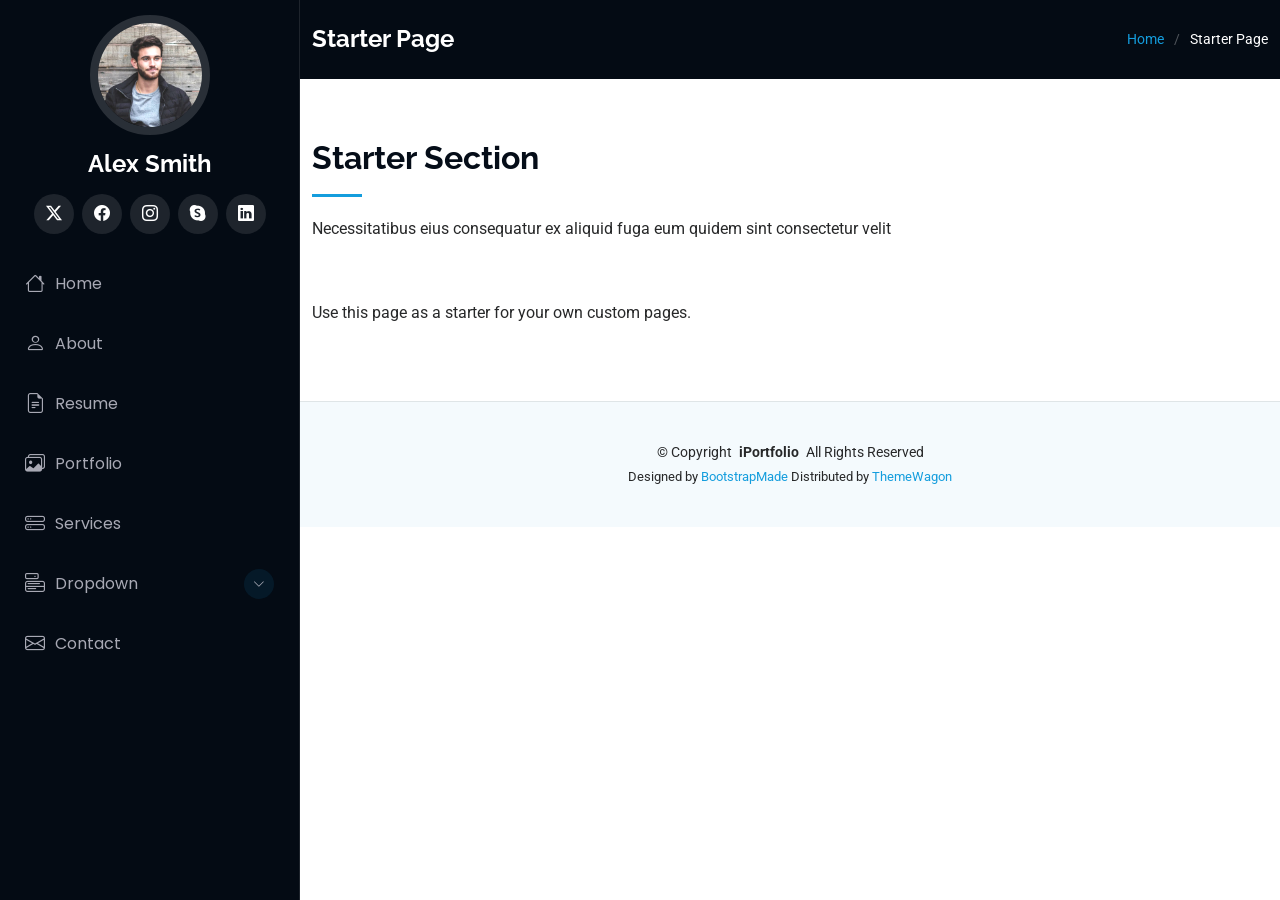
<file: starter-page.html>
<!DOCTYPE html>
<html lang="en">

<head>
  <meta charset="utf-8">
  <meta content="width=device-width, initial-scale=1.0" name="viewport">
  <title>Starter Page - iPortfolio Bootstrap Template</title>
  <meta content="" name="description">
  <meta content="" name="keywords">

  <!-- Favicons -->
  <link href="assets/img/favicon.png" rel="icon">
  <link href="assets/img/apple-touch-icon.png" rel="apple-touch-icon">

  <!-- Fonts -->
  <link href="https://fonts.googleapis.com" rel="preconnect">
  <link href="https://fonts.gstatic.com" rel="preconnect" crossorigin>
  <link href="https://fonts.googleapis.com/css2?family=Roboto:ital,wght@0,100;0,300;0,400;0,500;0,700;0,900;1,100;1,300;1,400;1,500;1,700;1,900&family=Poppins:ital,wght@0,100;0,200;0,300;0,400;0,500;0,600;0,700;0,800;0,900;1,100;1,200;1,300;1,400;1,500;1,600;1,700;1,800;1,900&family=Raleway:ital,wght@0,100;0,200;0,300;0,400;0,500;0,600;0,700;0,800;0,900;1,100;1,200;1,300;1,400;1,500;1,600;1,700;1,800;1,900&display=swap" rel="stylesheet">

  <!-- Vendor CSS Files -->
  <link href="assets/vendor/bootstrap/css/bootstrap.min.css" rel="stylesheet">
  <link href="assets/vendor/bootstrap-icons/bootstrap-icons.css" rel="stylesheet">
  <link href="assets/vendor/aos/aos.css" rel="stylesheet">
  <link href="assets/vendor/glightbox/css/glightbox.min.css" rel="stylesheet">
  <link href="assets/vendor/swiper/swiper-bundle.min.css" rel="stylesheet">

  <!-- Main CSS File -->
  <link href="assets/css/main.css" rel="stylesheet">

  <!-- =======================================================
  * Template Name: iPortfolio
  * Template URL: https://bootstrapmade.com/iportfolio-bootstrap-portfolio-websites-template/
  * Updated: Jun 29 2024 with Bootstrap v5.3.3
  * Author: BootstrapMade.com
  * License: https://bootstrapmade.com/license/
  ======================================================== -->
</head>

<body class="starter-page-page">

  <header id="header" class="header dark-background d-flex flex-column">
    <i class="header-toggle d-xl-none bi bi-list"></i>

    <div class="profile-img">
      <img src="assets/img/my-profile-img.jpg" alt="" class="img-fluid rounded-circle">
    </div>

    <a href="index.html" class="logo d-flex align-items-center justify-content-center">
      <!-- Uncomment the line below if you also wish to use an image logo -->
      <!-- <img src="assets/img/logo.png" alt=""> -->
      <h1 class="sitename">Alex Smith</h1>
    </a>

    <div class="social-links text-center">
      <a href="#" class="twitter"><i class="bi bi-twitter-x"></i></a>
      <a href="#" class="facebook"><i class="bi bi-facebook"></i></a>
      <a href="#" class="instagram"><i class="bi bi-instagram"></i></a>
      <a href="#" class="google-plus"><i class="bi bi-skype"></i></a>
      <a href="#" class="linkedin"><i class="bi bi-linkedin"></i></a>
    </div>

    <nav id="navmenu" class="navmenu">
      <ul>
        <li><a href="#hero"><i class="bi bi-house navicon"></i>Home</a></li>
        <li><a href="#about"><i class="bi bi-person navicon"></i> About</a></li>
        <li><a href="#resume"><i class="bi bi-file-earmark-text navicon"></i> Resume</a></li>
        <li><a href="#portfolio"><i class="bi bi-images navicon"></i> Portfolio</a></li>
        <li><a href="#services"><i class="bi bi-hdd-stack navicon"></i> Services</a></li>
        <li class="dropdown"><a href="#"><i class="bi bi-menu-button navicon"></i> <span>Dropdown</span> <i class="bi bi-chevron-down toggle-dropdown"></i></a>
          <ul>
            <li><a href="#">Dropdown 1</a></li>
            <li class="dropdown"><a href="#"><span>Deep Dropdown</span> <i class="bi bi-chevron-down toggle-dropdown"></i></a>
              <ul>
                <li><a href="#">Deep Dropdown 1</a></li>
                <li><a href="#">Deep Dropdown 2</a></li>
                <li><a href="#">Deep Dropdown 3</a></li>
                <li><a href="#">Deep Dropdown 4</a></li>
                <li><a href="#">Deep Dropdown 5</a></li>
              </ul>
            </li>
            <li><a href="#">Dropdown 2</a></li>
            <li><a href="#">Dropdown 3</a></li>
            <li><a href="#">Dropdown 4</a></li>
          </ul>
        </li>
        <li><a href="#contact"><i class="bi bi-envelope navicon"></i> Contact</a></li>
      </ul>
    </nav>

  </header>

  <main class="main">

    <!-- Page Title -->
    <div class="page-title dark-background">
      <div class="container d-lg-flex justify-content-between align-items-center">
        <h1 class="mb-2 mb-lg-0">Starter Page</h1>
        <nav class="breadcrumbs">
          <ol>
            <li><a href="index.html">Home</a></li>
            <li class="current">Starter Page</li>
          </ol>
        </nav>
      </div>
    </div><!-- End Page Title -->

    <!-- Starter Section Section -->
    <section id="starter-section" class="starter-section section">

      <!-- Section Title -->
      <div class="container section-title" data-aos="fade-up">
        <h2>Starter Section</h2>
        <p>Necessitatibus eius consequatur ex aliquid fuga eum quidem sint consectetur velit</p>
      </div><!-- End Section Title -->

      <div class="container" data-aos="fade-up">
        <p>Use this page as a starter for your own custom pages.</p>
      </div>

    </section><!-- /Starter Section Section -->

  </main>

  <footer id="footer" class="footer position-relative light-background">

    <div class="container">
      <div class="copyright text-center ">
        <p>© <span>Copyright</span> <strong class="px-1 sitename">iPortfolio</strong> <span>All Rights Reserved</span></p>
      </div>
      <div class="credits">
        <!-- All the links in the footer should remain intact. -->
        <!-- You can delete the links only if you've purchased the pro version. -->
        <!-- Licensing information: https://bootstrapmade.com/license/ -->
        <!-- Purchase the pro version with working PHP/AJAX contact form: [buy-url] -->
        Designed by <a href="https://bootstrapmade.com/">BootstrapMade</a> Distributed by <a href="https://themewagon.com">ThemeWagon</a>
      </div>
    </div>

  </footer>

  <!-- Scroll Top -->
  <a href="#" id="scroll-top" class="scroll-top d-flex align-items-center justify-content-center"><i class="bi bi-arrow-up-short"></i></a>

  <!-- Preloader -->
  <div id="preloader"></div>

  <!-- Vendor JS Files -->
  <script src="assets/vendor/bootstrap/js/bootstrap.bundle.min.js"></script>
  <script src="assets/vendor/php-email-form/validate.js"></script>
  <script src="assets/vendor/aos/aos.js"></script>
  <script src="assets/vendor/typed.js/typed.umd.js"></script>
  <script src="assets/vendor/purecounter/purecounter_vanilla.js"></script>
  <script src="assets/vendor/waypoints/noframework.waypoints.js"></script>
  <script src="assets/vendor/glightbox/js/glightbox.min.js"></script>
  <script src="assets/vendor/imagesloaded/imagesloaded.pkgd.min.js"></script>
  <script src="assets/vendor/isotope-layout/isotope.pkgd.min.js"></script>
  <script src="assets/vendor/swiper/swiper-bundle.min.js"></script>

  <!-- Main JS File -->
  <script src="assets/js/main.js"></script>

</body>

</html>
</file>
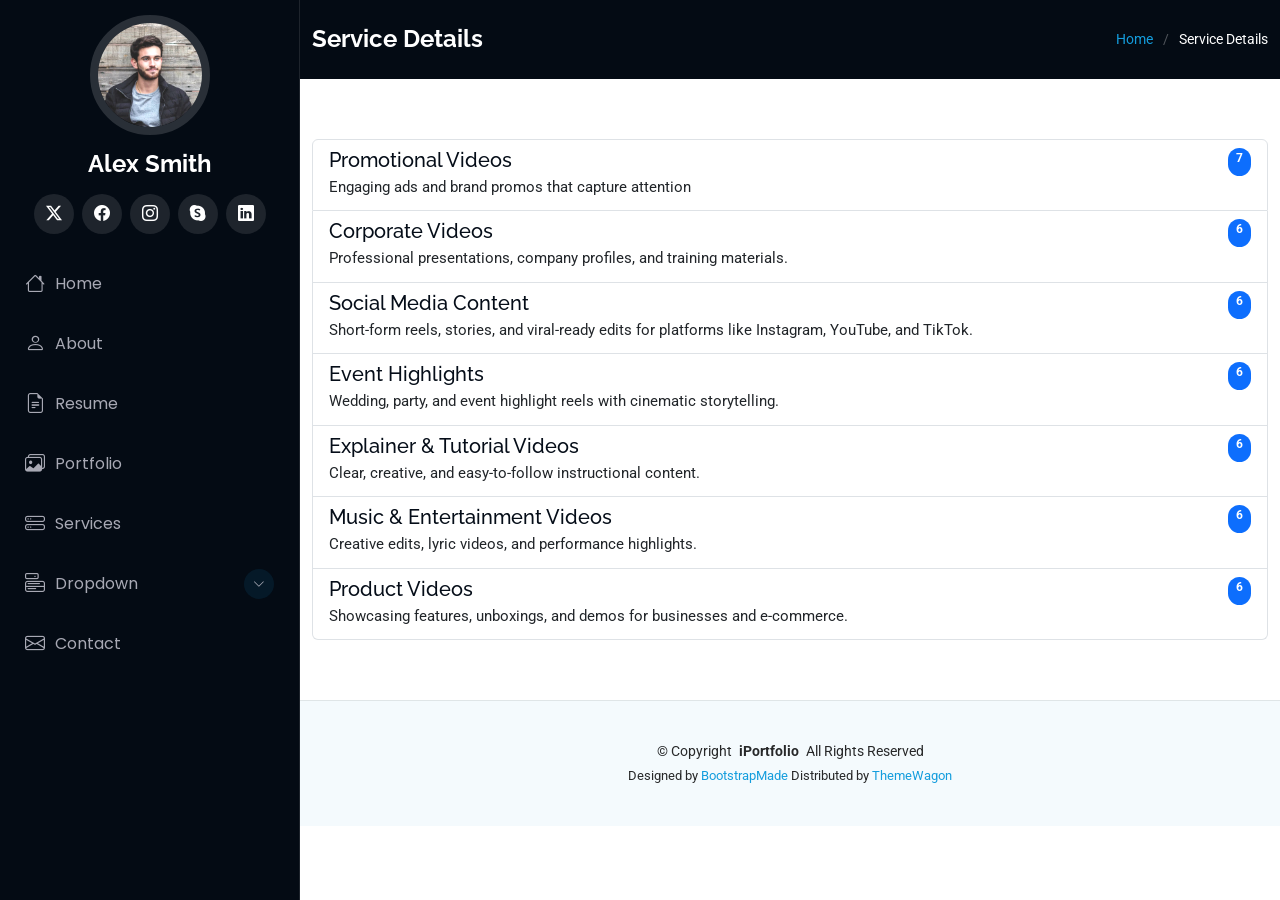
<file: Video_Editing&Creation-service-details.html>
<!DOCTYPE html>
<html lang="en">

<head>
  <meta charset="utf-8">
  <meta content="width=device-width, initial-scale=1.0" name="viewport">
  <title>Service Details - iPortfolio Bootstrap Template</title>
  <meta content="" name="description">
  <meta content="" name="keywords">

  <!-- Favicons -->
  <link href="assets/img/favicon.png" rel="icon">
  <link href="assets/img/apple-touch-icon.png" rel="apple-touch-icon">

  <!-- Fonts -->
  <link href="https://fonts.googleapis.com" rel="preconnect">
  <link href="https://fonts.gstatic.com" rel="preconnect" crossorigin>
  <link href="https://fonts.googleapis.com/css2?family=Roboto:ital,wght@0,100;0,300;0,400;0,500;0,700;0,900;1,100;1,300;1,400;1,500;1,700;1,900&family=Poppins:ital,wght@0,100;0,200;0,300;0,400;0,500;0,600;0,700;0,800;0,900;1,100;1,200;1,300;1,400;1,500;1,600;1,700;1,800;1,900&family=Raleway:ital,wght@0,100;0,200;0,300;0,400;0,500;0,600;0,700;0,800;0,900;1,100;1,200;1,300;1,400;1,500;1,600;1,700;1,800;1,900&display=swap" rel="stylesheet">

  <!-- Vendor CSS Files -->
  <link href="assets/vendor/bootstrap/css/bootstrap.min.css" rel="stylesheet">
  <link href="assets/vendor/bootstrap-icons/bootstrap-icons.css" rel="stylesheet">
  <link href="assets/vendor/aos/aos.css" rel="stylesheet">
  <link href="assets/vendor/glightbox/css/glightbox.min.css" rel="stylesheet">
  <link href="assets/vendor/swiper/swiper-bundle.min.css" rel="stylesheet">

  <!-- Main CSS File -->
  <link href="assets/css/main.css" rel="stylesheet">

  <!-- =======================================================
  * Template Name: iPortfolio
  * Template URL: https://bootstrapmade.com/iportfolio-bootstrap-portfolio-websites-template/
  * Updated: Jun 29 2024 with Bootstrap v5.3.3
  * Author: BootstrapMade.com
  * License: https://bootstrapmade.com/license/
  ======================================================== -->
</head>

<body class="service-details-page">

  <header id="header" class="header dark-background d-flex flex-column">
    <i class="header-toggle d-xl-none bi bi-list"></i>

    <div class="profile-img">
      <img src="assets/img/my-profile-img.jpg" alt="" class="img-fluid rounded-circle">
    </div>

    <a href="index.html" class="logo d-flex align-items-center justify-content-center">
      <!-- Uncomment the line below if you also wish to use an image logo -->
      <!-- <img src="assets/img/logo.png" alt=""> -->
      <h1 class="sitename">Alex Smith</h1>
    </a>

    <div class="social-links text-center">
      <a href="#" class="twitter"><i class="bi bi-twitter-x"></i></a>
      <a href="#" class="facebook"><i class="bi bi-facebook"></i></a>
      <a href="#" class="instagram"><i class="bi bi-instagram"></i></a>
      <a href="#" class="google-plus"><i class="bi bi-skype"></i></a>
      <a href="#" class="linkedin"><i class="bi bi-linkedin"></i></a>
    </div>

    <nav id="navmenu" class="navmenu">
      <ul>
        <li><a href="#hero"><i class="bi bi-house navicon"></i>Home</a></li>
        <li><a href="#about"><i class="bi bi-person navicon"></i> About</a></li>
        <li><a href="#resume"><i class="bi bi-file-earmark-text navicon"></i> Resume</a></li>
        <li><a href="#portfolio"><i class="bi bi-images navicon"></i> Portfolio</a></li>
        <li><a href="#services"><i class="bi bi-hdd-stack navicon"></i> Services</a></li>
        <li class="dropdown"><a href="#"><i class="bi bi-menu-button navicon"></i> <span>Dropdown</span> <i class="bi bi-chevron-down toggle-dropdown"></i></a>
          <ul>
            <li><a href="#">Dropdown 1</a></li>
            <li class="dropdown"><a href="#"><span>Deep Dropdown</span> <i class="bi bi-chevron-down toggle-dropdown"></i></a>
              <ul>
                <li><a href="#">Deep Dropdown 1</a></li>
                <li><a href="#">Deep Dropdown 2</a></li>
                <li><a href="#">Deep Dropdown 3</a></li>
                <li><a href="#">Deep Dropdown 4</a></li>
                <li><a href="#">Deep Dropdown 5</a></li>
              </ul>
            </li>
            <li><a href="#">Dropdown 2</a></li>
            <li><a href="#">Dropdown 3</a></li>
            <li><a href="#">Dropdown 4</a></li>
          </ul>
        </li>
        <li><a href="#contact"><i class="bi bi-envelope navicon"></i> Contact</a></li>
      </ul>
    </nav>

  </header>

  <main class="main">

    <!-- Page Title -->
    <div class="page-title dark-background">
      <div class="container d-lg-flex justify-content-between align-items-center">
        <h1 class="mb-2 mb-lg-0">Service Details</h1>
        <nav class="breadcrumbs">
          <ol>
            <li><a href="index.html">Home</a></li>
            <li class="current">Service Details</li>
          </ol>
        </nav>
      </div>
    </div><!-- End Page Title -->

    <!-- Service Details Section -->
    <section id="service-details" class="service-details section">

      <div class="container">

      <div class="list-group">
              <a href="service-details-BrandIdentityDesign.html" class="list-group-item list-group-item-action" aria-current="true">
                <div class="d-flex w-100 justify-content-between">
                  <h5 class="mb-1">Promotional Videos</h5>
                <span class="badge rounded-pill text-bg-primary">7</span>
                </div>
                <p class="mb-1">Engaging ads and brand promos that capture attention</p>
              </a>
              <a href="service-details-Mobile_WebUIUXDesign.html" class="list-group-item list-group-item-action" aria-current="true">
                <div class="d-flex w-100 justify-content-between">
                  <h5 class="mb-1">Corporate Videos</h5>
                <span class="badge rounded-pill text-bg-primary">6</span>
                </div>
                <p class="mb-1">Professional presentations, company profiles, and training materials.</p>
              </a>
              <a href="service-details-VisualContententCreationDesign.html" class="list-group-item list-group-item-action" aria-current="true">
                <div class="d-flex w-100 justify-content-between">
                  <h5 class="mb-1">Social Media Content</h5>
                <span class="badge rounded-pill text-bg-primary">6</span>
                </div>
                <p class="mb-1">Short-form reels, stories, and viral-ready edits for platforms like Instagram, YouTube, and TikTok.</p>
              </a>

   <a href="service-details-PrintDesign.html" class="list-group-item list-group-item-action" aria-current="true">
                <div class="d-flex w-100 justify-content-between">
                  <h5 class="mb-1">Event Highlights</h5>
                <span class="badge rounded-pill text-bg-primary">6</span>
                </div>
                <p class="mb-1">Wedding, party, and event highlight reels with cinematic storytelling.</p>
              </a>

   <a href="service-details-PrintDesign.html" class="list-group-item list-group-item-action" aria-current="true">
                <div class="d-flex w-100 justify-content-between">
                  <h5 class="mb-1">Explainer & Tutorial Videos</h5>
                <span class="badge rounded-pill text-bg-primary">6</span>
                </div>
                <p class="mb-1">Clear, creative, and easy-to-follow instructional content.</p>
              </a>

   <a href="service-details-PrintDesign.html" class="list-group-item list-group-item-action" aria-current="true">
                <div class="d-flex w-100 justify-content-between">
                  <h5 class="mb-1">Music & Entertainment Videos</h5>
                <span class="badge rounded-pill text-bg-primary">6</span>
                </div>
                <p class="mb-1">Creative edits, lyric videos, and performance highlights.</p>
              </a>
   <a href="service-details-PrintDesign.html" class="list-group-item list-group-item-action" aria-current="true">
                <div class="d-flex w-100 justify-content-between">
                  <h5 class="mb-1">Product Videos</h5>
                <span class="badge rounded-pill text-bg-primary">6</span>
                </div>
                <p class="mb-1">Showcasing features, unboxings, and demos for businesses and e-commerce.</p>
              </a>

      </div>

      </div>

    </section><!-- /Service Details Section -->

  </main>

  <footer id="footer" class="footer position-relative light-background">

    <div class="container">
      <div class="copyright text-center ">
        <p>© <span>Copyright</span> <strong class="px-1 sitename">iPortfolio</strong> <span>All Rights Reserved</span></p>
      </div>
      <div class="credits">
        <!-- All the links in the footer should remain intact. -->
        <!-- You can delete the links only if you've purchased the pro version. -->
        <!-- Licensing information: https://bootstrapmade.com/license/ -->
        <!-- Purchase the pro version with working PHP/AJAX contact form: [buy-url] -->
        Designed by <a href="https://bootstrapmade.com/">BootstrapMade</a> Distributed by <a href="https://themewagon.com">ThemeWagon</a>
      </div>
    </div>

  </footer>

  <!-- Scroll Top -->
  <a href="#" id="scroll-top" class="scroll-top d-flex align-items-center justify-content-center"><i class="bi bi-arrow-up-short"></i></a>

  <!-- Preloader -->
  <div id="preloader"></div>

  <!-- Vendor JS Files -->
  <script src="assets/vendor/bootstrap/js/bootstrap.bundle.min.js"></script>
  <script src="assets/vendor/php-email-form/validate.js"></script>
  <script src="assets/vendor/aos/aos.js"></script>
  <script src="assets/vendor/typed.js/typed.umd.js"></script>
  <script src="assets/vendor/purecounter/purecounter_vanilla.js"></script>
  <script src="assets/vendor/waypoints/noframework.waypoints.js"></script>
  <script src="assets/vendor/glightbox/js/glightbox.min.js"></script>
  <script src="assets/vendor/imagesloaded/imagesloaded.pkgd.min.js"></script>
  <script src="assets/vendor/isotope-layout/isotope.pkgd.min.js"></script>
  <script src="assets/vendor/swiper/swiper-bundle.min.js"></script>

  <!-- Main JS File -->
  <script src="assets/js/main.js"></script>

</body>

</html>
</file>
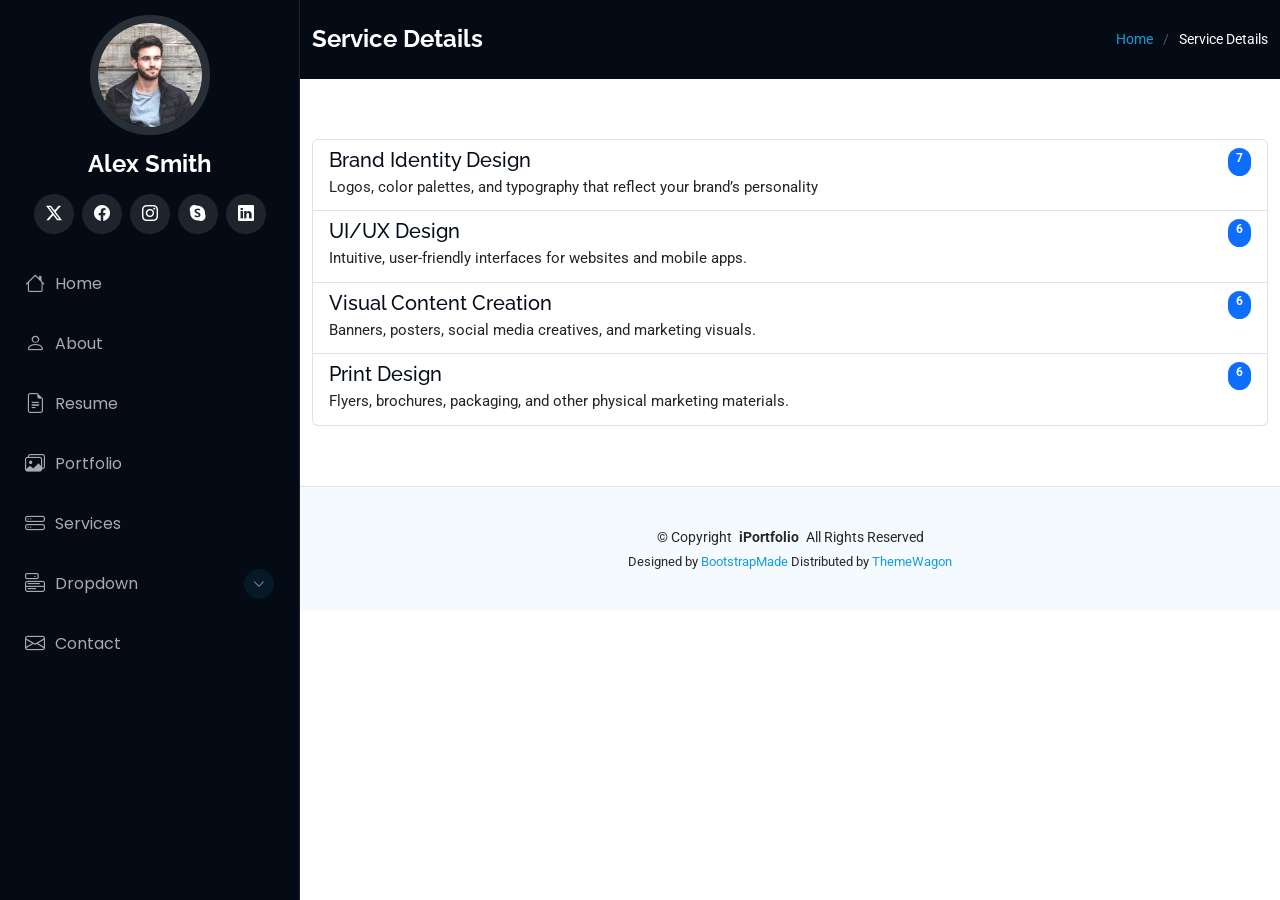
<file: Visual_Print-Creation-service-details.html>
<!DOCTYPE html>
<html lang="en">

<head>
  <meta charset="utf-8">
  <meta content="width=device-width, initial-scale=1.0" name="viewport">
  <title>Service Details - iPortfolio Bootstrap Template</title>
  <meta content="" name="description">
  <meta content="" name="keywords">

  <!-- Favicons -->
  <link href="assets/img/favicon.png" rel="icon">
  <link href="assets/img/apple-touch-icon.png" rel="apple-touch-icon">

  <!-- Fonts -->
  <link href="https://fonts.googleapis.com" rel="preconnect">
  <link href="https://fonts.gstatic.com" rel="preconnect" crossorigin>
  <link href="https://fonts.googleapis.com/css2?family=Roboto:ital,wght@0,100;0,300;0,400;0,500;0,700;0,900;1,100;1,300;1,400;1,500;1,700;1,900&family=Poppins:ital,wght@0,100;0,200;0,300;0,400;0,500;0,600;0,700;0,800;0,900;1,100;1,200;1,300;1,400;1,500;1,600;1,700;1,800;1,900&family=Raleway:ital,wght@0,100;0,200;0,300;0,400;0,500;0,600;0,700;0,800;0,900;1,100;1,200;1,300;1,400;1,500;1,600;1,700;1,800;1,900&display=swap" rel="stylesheet">

  <!-- Vendor CSS Files -->
  <link href="assets/vendor/bootstrap/css/bootstrap.min.css" rel="stylesheet">
  <link href="assets/vendor/bootstrap-icons/bootstrap-icons.css" rel="stylesheet">
  <link href="assets/vendor/aos/aos.css" rel="stylesheet">
  <link href="assets/vendor/glightbox/css/glightbox.min.css" rel="stylesheet">
  <link href="assets/vendor/swiper/swiper-bundle.min.css" rel="stylesheet">

  <!-- Main CSS File -->
  <link href="assets/css/main.css" rel="stylesheet">

  <!-- =======================================================
  * Template Name: iPortfolio
  * Template URL: https://bootstrapmade.com/iportfolio-bootstrap-portfolio-websites-template/
  * Updated: Jun 29 2024 with Bootstrap v5.3.3
  * Author: BootstrapMade.com
  * License: https://bootstrapmade.com/license/
  ======================================================== -->
</head>

<body class="service-details-page">

  <header id="header" class="header dark-background d-flex flex-column">
    <i class="header-toggle d-xl-none bi bi-list"></i>

    <div class="profile-img">
      <img src="assets/img/my-profile-img.jpg" alt="" class="img-fluid rounded-circle">
    </div>

    <a href="index.html" class="logo d-flex align-items-center justify-content-center">
      <!-- Uncomment the line below if you also wish to use an image logo -->
      <!-- <img src="assets/img/logo.png" alt=""> -->
      <h1 class="sitename">Alex Smith</h1>
    </a>

    <div class="social-links text-center">
      <a href="#" class="twitter"><i class="bi bi-twitter-x"></i></a>
      <a href="#" class="facebook"><i class="bi bi-facebook"></i></a>
      <a href="#" class="instagram"><i class="bi bi-instagram"></i></a>
      <a href="#" class="google-plus"><i class="bi bi-skype"></i></a>
      <a href="#" class="linkedin"><i class="bi bi-linkedin"></i></a>
    </div>

    <nav id="navmenu" class="navmenu">
      <ul>
        <li><a href="#hero"><i class="bi bi-house navicon"></i>Home</a></li>
        <li><a href="#about"><i class="bi bi-person navicon"></i> About</a></li>
        <li><a href="#resume"><i class="bi bi-file-earmark-text navicon"></i> Resume</a></li>
        <li><a href="#portfolio"><i class="bi bi-images navicon"></i> Portfolio</a></li>
        <li><a href="#services"><i class="bi bi-hdd-stack navicon"></i> Services</a></li>
        <li class="dropdown"><a href="#"><i class="bi bi-menu-button navicon"></i> <span>Dropdown</span> <i class="bi bi-chevron-down toggle-dropdown"></i></a>
          <ul>
            <li><a href="#">Dropdown 1</a></li>
            <li class="dropdown"><a href="#"><span>Deep Dropdown</span> <i class="bi bi-chevron-down toggle-dropdown"></i></a>
              <ul>
                <li><a href="#">Deep Dropdown 1</a></li>
                <li><a href="#">Deep Dropdown 2</a></li>
                <li><a href="#">Deep Dropdown 3</a></li>
                <li><a href="#">Deep Dropdown 4</a></li>
                <li><a href="#">Deep Dropdown 5</a></li>
              </ul>
            </li>
            <li><a href="#">Dropdown 2</a></li>
            <li><a href="#">Dropdown 3</a></li>
            <li><a href="#">Dropdown 4</a></li>
          </ul>
        </li>
        <li><a href="#contact"><i class="bi bi-envelope navicon"></i> Contact</a></li>
      </ul>
    </nav>

  </header>

  <main class="main">

    <!-- Page Title -->
    <div class="page-title dark-background">
      <div class="container d-lg-flex justify-content-between align-items-center">
        <h1 class="mb-2 mb-lg-0">Service Details</h1>
        <nav class="breadcrumbs">
          <ol>
            <li><a href="index.html">Home</a></li>
            <li class="current">Service Details</li>
          </ol>
        </nav>
      </div>
    </div><!-- End Page Title -->

    <!-- Service Details Section -->
    <section id="service-details" class="service-details section">

      <div class="container">

      <div class="list-group">
              <a href="service-details-BrandIdentityDesign.html" class="list-group-item list-group-item-action" aria-current="true">
                <div class="d-flex w-100 justify-content-between">
                  <h5 class="mb-1">Brand Identity Design</h5>
                <span class="badge rounded-pill text-bg-primary">7</span>
                </div>
                <p class="mb-1">Logos, color palettes, and typography that reflect your brand’s personality</p>
              </a>
              <a href="service-details-Mobile_WebUIUXDesign.html" class="list-group-item list-group-item-action" aria-current="true">
                <div class="d-flex w-100 justify-content-between">
                  <h5 class="mb-1">UI/UX Design</h5>
                <span class="badge rounded-pill text-bg-primary">6</span>
                </div>
                <p class="mb-1">Intuitive, user-friendly interfaces for websites and mobile apps.</p>
              </a>
              <a href="service-details-VisualContententCreationDesign.html" class="list-group-item list-group-item-action" aria-current="true">
                <div class="d-flex w-100 justify-content-between">
                  <h5 class="mb-1">Visual Content Creation</h5>
                <span class="badge rounded-pill text-bg-primary">6</span>
                </div>
                <p class="mb-1">Banners, posters, social media creatives, and marketing visuals.</p>
              </a>
   <a href="service-details-PrintDesign.html" class="list-group-item list-group-item-action" aria-current="true">
                <div class="d-flex w-100 justify-content-between">
                  <h5 class="mb-1">Print Design</h5>
                <span class="badge rounded-pill text-bg-primary">6</span>
                </div>
                <p class="mb-1">Flyers, brochures, packaging, and other physical marketing materials.</p>
              </a>

      </div>

      </div>

    </section><!-- /Service Details Section -->

  </main>

  <footer id="footer" class="footer position-relative light-background">

    <div class="container">
      <div class="copyright text-center ">
        <p>© <span>Copyright</span> <strong class="px-1 sitename">iPortfolio</strong> <span>All Rights Reserved</span></p>
      </div>
      <div class="credits">
        <!-- All the links in the footer should remain intact. -->
        <!-- You can delete the links only if you've purchased the pro version. -->
        <!-- Licensing information: https://bootstrapmade.com/license/ -->
        <!-- Purchase the pro version with working PHP/AJAX contact form: [buy-url] -->
        Designed by <a href="https://bootstrapmade.com/">BootstrapMade</a> Distributed by <a href="https://themewagon.com">ThemeWagon</a>
      </div>
    </div>

  </footer>

  <!-- Scroll Top -->
  <a href="#" id="scroll-top" class="scroll-top d-flex align-items-center justify-content-center"><i class="bi bi-arrow-up-short"></i></a>

  <!-- Preloader -->
  <div id="preloader"></div>

  <!-- Vendor JS Files -->
  <script src="assets/vendor/bootstrap/js/bootstrap.bundle.min.js"></script>
  <script src="assets/vendor/php-email-form/validate.js"></script>
  <script src="assets/vendor/aos/aos.js"></script>
  <script src="assets/vendor/typed.js/typed.umd.js"></script>
  <script src="assets/vendor/purecounter/purecounter_vanilla.js"></script>
  <script src="assets/vendor/waypoints/noframework.waypoints.js"></script>
  <script src="assets/vendor/glightbox/js/glightbox.min.js"></script>
  <script src="assets/vendor/imagesloaded/imagesloaded.pkgd.min.js"></script>
  <script src="assets/vendor/isotope-layout/isotope.pkgd.min.js"></script>
  <script src="assets/vendor/swiper/swiper-bundle.min.js"></script>

  <!-- Main JS File -->
  <script src="assets/js/main.js"></script>

</body>

</html>
</file>
<file: assets/css/main.css>
/**
* Template Name: iPortfolio
* Template URL: https://bootstrapmade.com/iportfolio-bootstrap-portfolio-websites-template/
* Updated: Jun 29 2024 with Bootstrap v5.3.3
* Author: BootstrapMade.com
* License: https://bootstrapmade.com/license/
*/

/*--------------------------------------------------------------
# Font & Color Variables
# Help: https://bootstrapmade.com/color-system/
--------------------------------------------------------------*/
/* Fonts */
:root {
  --default-font: "Roboto",  system-ui, -apple-system, "Segoe UI", Roboto, "Helvetica Neue", Arial, "Noto Sans", "Liberation Sans", sans-serif, "Apple Color Emoji", "Segoe UI Emoji", "Segoe UI Symbol", "Noto Color Emoji";
  --heading-font: "Raleway",  sans-serif;
  --nav-font: "Poppins",  sans-serif;
}

/* Global Colors - The following color variables are used throughout the website. Updating them here will change the color scheme of the entire website */
:root { 
  --background-color: #ffffff; /* Background color for the entire website, including individual sections */
  --default-color: #272829; /* Default color used for the majority of the text content across the entire website */
  --heading-color: #050d18; /* Color for headings, subheadings and title throughout the website */
  --accent-color: #149ddd; /* Accent color that represents your brand on the website. It's used for buttons, links, and other elements that need to stand out */
  --surface-color: #ffffff; /* The surface color is used as a background of boxed elements within sections, such as cards, icon boxes, or other elements that require a visual separation from the global background. */
  --contrast-color: #ffffff; /* Contrast color for text, ensuring readability against backgrounds of accent, heading, or default colors. */
}

/* Nav Menu Colors - The following color variables are used specifically for the navigation menu. They are separate from the global colors to allow for more customization options */
:root {
  --nav-color: #a8a9b4;  /* The default color of the main navmenu links */
  --nav-hover-color: #ffffff; /* Applied to main navmenu links when they are hovered over or active */
  --nav-mobile-background-color: #040b14; /* Used as the background color for mobile navigation menu */
  --nav-dropdown-background-color: #040b14; /* Used as the background color for dropdown items that appear when hovering over primary navigation items */
  --nav-dropdown-color: #a8a9b4; /* Used for navigation links of the dropdown items in the navigation menu. */
  --nav-dropdown-hover-color: #ffffff; /* Similar to --nav-hover-color, this color is applied to dropdown navigation links when they are hovered over. */
}

/* Color Presets - These classes override global colors when applied to any section or element, providing reuse of the sam color scheme. */

.light-background {
  --background-color: #f4fafd;
  --surface-color: #ffffff;
}

.dark-background {
  --background-color: #040b14;
  --default-color: #ffffff;
  --heading-color: #ffffff;
  --surface-color: #151f2b;
  --contrast-color: #ffffff;
}

/* Smooth scroll */
:root {
  scroll-behavior: smooth;
}

/*--------------------------------------------------------------
# General Styling & Shared Classes
--------------------------------------------------------------*/
body {
  color: var(--default-color);
  background-color: var(--background-color);
  font-family: var(--default-font);
}

a {
  color: var(--accent-color);
  text-decoration: none;
  transition: 0.3s;
}

a:hover {
  color: color-mix(in srgb, var(--accent-color), transparent 25%);
  text-decoration: none;
}

h1,
h2,
h3,
h4,
h5,
h6 {
  color: var(--heading-color);
  font-family: var(--heading-font);
}

/* PHP Email Form Messages
------------------------------*/
.php-email-form .error-message {
  display: none;
  background: #df1529;
  color: #ffffff;
  text-align: left;
  padding: 15px;
  margin-bottom: 24px;
  font-weight: 600;
}

.php-email-form .sent-message {
  display: none;
  color: #ffffff;
  background: #059652;
  text-align: center;
  padding: 15px;
  margin-bottom: 24px;
  font-weight: 600;
}

.php-email-form .loading {
  display: none;
  background: var(--surface-color);
  text-align: center;
  padding: 15px;
  margin-bottom: 24px;
}

.php-email-form .loading:before {
  content: "";
  display: inline-block;
  border-radius: 50%;
  width: 24px;
  height: 24px;
  margin: 0 10px -6px 0;
  border: 3px solid var(--accent-color);
  border-top-color: var(--surface-color);
  animation: php-email-form-loading 1s linear infinite;
}

@keyframes php-email-form-loading {
  0% {
    transform: rotate(0deg);
  }

  100% {
    transform: rotate(360deg);
  }
}

/*--------------------------------------------------------------
# Global Header
--------------------------------------------------------------*/
.header {
  color: var(--default-color);
  background-color: var(--background-color);
  position: fixed;
  top: 0;
  left: 0;
  bottom: 0;
  padding: 0 15px;
  width: 300px;
  transition: all ease-in-out 0.3s;
  overflow-y: auto;
  z-index: 997;
  border-right: 1px solid color-mix(in srgb, var(--default-color), transparent 90%);
}

.header .profile-img img {
  margin: 15px auto;
  display: block;
  width: 120px;
  border: 8px solid color-mix(in srgb, var(--default-color), transparent 85%);
}

.header .logo {
  line-height: 1;
  margin-bottom: 15px;
}

.header .logo img {
  max-height: 32px;
  margin-right: 8px;
}

.header .logo h1 {
  font-size: 24px;
  margin: 0;
  font-weight: 700;
  color: var(--heading-color);
}

.header .social-links {
  margin: 0 0 20px 0;
}

.header .social-links a {
  font-size: 16px;
  display: inline-flex;
  align-items: center;
  justify-content: center;
  background: color-mix(in srgb, var(--default-color), transparent 90%);
  color: var(--default-color);
  margin: 0 2px;
  border-radius: 50%;
  text-align: center;
  width: 40px;
  height: 40px;
  transition: 0.3s;
}

.header .social-links a:hover {
  color: var(--contrast-color);
  background: var(--accent-color);
}

@media (min-width: 1200px) {

  .header~main,
  .header~#footer {
    margin-left: 300px;
  }
}

@media (max-width: 1199px) {
  .header {
    left: -100%;
  }
}

.header.header-show {
  left: 0;
}

.header .header-toggle {
  color: var(--contrast-color);
  background-color: var(--accent-color);
  font-size: 22px;
  display: flex;
  align-items: center;
  justify-content: center;
  width: 40px;
  height: 40px;
  border-radius: 50%;
  cursor: pointer;
  position: fixed;
  top: 15px;
  right: 15px;
  z-index: 9999;
  transition: background-color 0.3s;
}

.header .header-toggle:hover {
  color: var(--contrast-color);
  background-color: color-mix(in srgb, var(--accent-color) 90%, white 15%);
}

/*--------------------------------------------------------------
# Navigation Menu
--------------------------------------------------------------*/
.mobile-nav-toggle {
  display: none;
}

.navmenu {
  padding: 0;
  z-index: 9997;
}

.navmenu ul {
  list-style: none;
  padding: 0 0 20px 0;
  margin: 0;
}

.navmenu a,
.navmenu a:focus {
  color: var(--nav-color);
  padding: 15px 10px;
  font-family: var(--nav-font);
  font-size: 16px;
  font-weight: 400;
  display: flex;
  align-items: center;
  white-space: nowrap;
  transition: 0.3s;
  width: 100%;
}

.navmenu a .navicon,
.navmenu a:focus .navicon {
  font-size: 20px;
  margin-right: 10px;
}

.navmenu a .toggle-dropdown,
.navmenu a:focus .toggle-dropdown {
  font-size: 12px;
  line-height: 0;
  margin-left: auto;
  width: 30px;
  height: 30px;
  display: flex;
  align-items: center;
  justify-content: center;
  border-radius: 50%;
  transition: 0.3s;
  flex-shrink: 0;
  background-color: color-mix(in srgb, var(--accent-color), transparent 90%);
}

.navmenu a .toggle-dropdown:hover,
.navmenu a:focus .toggle-dropdown:hover {
  background-color: var(--accent-color);
  color: var(--contrast-color);
}

.navmenu a:hover,
.navmenu .active,
.navmenu .active:focus {
  color: var(--nav-hover-color);
}

.navmenu a:hover .navicon,
.navmenu .active .navicon,
.navmenu .active:focus .navicon {
  color: var(--accent-color);
}

.navmenu .active .toggle-dropdown,
.navmenu .active:focus .toggle-dropdown {
  background-color: var(--accent-color);
  color: var(--contrast-color);
  transform: rotate(180deg);
}

.navmenu .dropdown {
  display: block;
}

.navmenu .dropdown a,
.navmenu .dropdown a:focus {
  color: --nav-dropdown-color;
}

.navmenu .dropdown a:hover,
.navmenu .dropdown .active,
.navmenu .dropdown .active:focus {
  color: var(--nav-dropdown-hover-color);
}

.navmenu .dropdown ul {
  position: static;
  display: none;
  z-index: 99;
  padding: 5px 10px;
  margin: 5px 10px;
  background-color: var(--nav-dropdown-background-color);
  border: 1px solid color-mix(in srgb, var(--default-color), transparent 90%);
  box-shadow: none;
  transition: all 0.5s ease-in-out;
}

.navmenu .dropdown ul ul {
  background-color: rgba(33, 37, 41, 0.1);
}

.navmenu .dropdown>.dropdown-active {
  display: block;
  background-color: rgba(33, 37, 41, 0.03);
}

/*--------------------------------------------------------------
# Global Footer
--------------------------------------------------------------*/
.footer {
  color: var(--default-color);
  background-color: var(--background-color);
  font-size: 14px;
  padding: 40px 0;
  position: relative;
  border-top: 1px solid color-mix(in srgb, var(--default-color), transparent 90%);
}

.footer .copyright p {
  margin-bottom: 0;
}

.footer .credits {
  margin-top: 4px;
  font-size: 13px;
  text-align: center;
}

/*--------------------------------------------------------------
# Preloader
--------------------------------------------------------------*/
#preloader {
  position: fixed;
  inset: 0;
  z-index: 999999;
  overflow: hidden;
  background: var(--background-color);
  transition: all 0.6s ease-out;
}

#preloader:before {
  content: "";
  position: fixed;
  top: calc(50% - 30px);
  left: calc(50% - 30px);
  border: 6px solid #ffffff;
  border-color: var(--accent-color) transparent var(--accent-color) transparent;
  border-radius: 50%;
  width: 60px;
  height: 60px;
  animation: animate-preloader 1.5s linear infinite;
}

@keyframes animate-preloader {
  0% {
    transform: rotate(0deg);
  }

  100% {
    transform: rotate(360deg);
  }
}

/*--------------------------------------------------------------
# Scroll Top Button
--------------------------------------------------------------*/
.scroll-top {
  position: fixed;
  visibility: hidden;
  opacity: 0;
  right: 15px;
  bottom: -15px;
  z-index: 99999;
  background-color: var(--accent-color);
  width: 44px;
  height: 44px;
  border-radius: 50px;
  transition: all 0.4s;
}

.scroll-top i {
  font-size: 24px;
  color: var(--contrast-color);
  line-height: 0;
}

.scroll-top:hover {
  background-color: color-mix(in srgb, var(--accent-color), transparent 20%);
  color: var(--contrast-color);
}

.scroll-top.active {
  visibility: visible;
  opacity: 1;
  bottom: 15px;
}

/*--------------------------------------------------------------
# Disable aos animation delay on mobile devices
--------------------------------------------------------------*/
@media screen and (max-width: 768px) {
  [data-aos-delay] {
    transition-delay: 0 !important;
  }
}

/*--------------------------------------------------------------
# Global Page Titles & Breadcrumbs
--------------------------------------------------------------*/
.page-title {
  color: var(--default-color);
  background-color: var(--background-color);
  padding: 25px 0;
  position: relative;
}

.page-title h1 {
  font-size: 24px;
  font-weight: 700;
}

.page-title .breadcrumbs ol {
  display: flex;
  flex-wrap: wrap;
  list-style: none;
  padding: 0;
  margin: 0;
  font-size: 14px;
  font-weight: 400;
}

.page-title .breadcrumbs ol li+li {
  padding-left: 10px;
}

.page-title .breadcrumbs ol li+li::before {
  content: "/";
  display: inline-block;
  padding-right: 10px;
  color: color-mix(in srgb, var(--default-color), transparent 70%);
}

/*--------------------------------------------------------------
# Global Sections
--------------------------------------------------------------*/
section,
.section {
  color: var(--default-color);
  background-color: var(--background-color);
  padding: 60px 0;
  overflow: clip;
}

/*--------------------------------------------------------------
# Global Section Titles
--------------------------------------------------------------*/
.section-title {
  padding-bottom: 60px;
  position: relative;
}

.section-title h2 {
  font-size: 32px;
  font-weight: 700;
  margin-bottom: 20px;
  padding-bottom: 20px;
  position: relative;
}

.section-title h2:after {
  content: "";
  position: absolute;
  display: block;
  width: 50px;
  height: 3px;
  background: var(--accent-color);
  left: 0;
  bottom: 0;
}

.section-title p {
  margin-bottom: 0;
}

/*--------------------------------------------------------------
# Hero Section
--------------------------------------------------------------*/
.hero {
  width: 100%;
  min-height: 100vh;
  position: relative;
  padding: 80px 0;
  display: flex;
  align-items: center;
  justify-content: center;
}

.hero img {
  position: absolute;
  inset: 0;
  display: block;
  width: 100%;
  height: 100%;
  object-fit: cover;
  z-index: 1;
}

.hero:before {
  content: "";
  background: color-mix(in srgb, var(--background-color), transparent 70%);
  position: absolute;
  inset: 0;
  z-index: 2;
}

.hero .container {
  position: relative;
  z-index: 3;
}

.hero h2 {
  margin: 0;
  font-size: 64px;
  font-weight: 700;
}

.hero p {
  margin: 5px 0 0 0;
  font-size: 26px;
}

.hero p span {
  letter-spacing: 1px;
  border-bottom: 2px solid var(--accent-color);
}

.hero .social-links {
  margin-top: 25px;
}

.hero .social-links a {
  font-size: 24px;
  display: inline-block;
  color: color-mix(in srgb, var(--default-color), transparent 50%);
  line-height: 1;
  margin-right: 20px;
  transition: 0.3s;
}

.hero .social-links a:hover {
  color: var(--accent-color);
}

@media (max-width: 768px) {
  .hero h2 {
    font-size: 32px;
  }

  .hero p {
    font-size: 20px;
  }
}

/*--------------------------------------------------------------
# About Section
--------------------------------------------------------------*/
.about .content h2 {
  font-weight: 700;
  font-size: 24px;
}

.about .content ul {
  list-style: none;
  padding: 0;
}

.about .content ul li {
  margin-bottom: 20px;
  display: flex;
  align-items: center;
}

.about .content ul strong {
  margin-right: 10px;
}

.about .content ul i {
  font-size: 16px;
  margin-right: 5px;
  color: var(--accent-color);
  line-height: 0;
}

/*--------------------------------------------------------------
# Stats Section
--------------------------------------------------------------*/
.stats .stats-item {
  padding: 30px;
  width: 100%;
}

.stats .stats-item i {
  color: var(--accent-color);
  display: block;
  font-size: 44px;
  float: left;
  line-height: 0;
}

.stats .stats-item .purecounter {
  color: var(--heading-color);
  font-size: 48px;
  line-height: 40px;
  display: block;
  font-weight: 700;
  margin-left: 60px;
}

.stats .stats-item p {
  color: color-mix(in srgb, var(--default-color), transparent 40%);
  padding: 15px 0 0 0;
  margin: 0 0 0 60px;
  font-family: var(--heading-font);
  font-size: 14px;
}

/*--------------------------------------------------------------
# Skills Section
--------------------------------------------------------------*/
.skills .progress {
  height: 60px;
  display: block;
  background: none;
  border-radius: 0;
}

.skills .progress .skill {
  color: var(--heading-color);
  padding: 0;
  margin: 0 0 6px 0;
  text-transform: uppercase;
  display: block;
  font-weight: 600;
  font-family: var(--heading-font);
}

.skills .progress .skill .val {
  float: right;
  font-style: normal;
}

.skills .progress-bar-wrap {
  background: color-mix(in srgb, var(--default-color), transparent 90%);
  height: 10px;
}

.skills .progress-bar {
  width: 1px;
  height: 10px;
  transition: 0.9s;
  background-color: var(--accent-color);
}

/*--------------------------------------------------------------
# Resume Section
--------------------------------------------------------------*/
.resume .resume-title {
  color: var(--heading-color);
  font-size: 26px;
  font-weight: 700;
  margin-top: 20px;
  margin-bottom: 20px;
}

.resume .resume-item {
  padding: 0 0 20px 20px;
  margin-top: -2px;
  border-left: 2px solid var(--accent-color);
  position: relative;
}

.resume .resume-item h4 {
  line-height: 18px;
  font-size: 18px;
  font-weight: 600;
  text-transform: uppercase;
  color: color-mix(in srgb, var(--default-color), transparent 20%);
  margin-bottom: 10px;
}

.resume .resume-item h5 {
  font-size: 16px;
  padding: 5px 15px;
  display: inline-block;
  font-weight: 600;
  margin-bottom: 10px;
}

.resume .resume-item ul {
  padding-left: 20px;
}

.resume .resume-item ul li {
  padding-bottom: 10px;
}

.resume .resume-item:last-child {
  padding-bottom: 0;
}

.resume .resume-item::before {
  content: "";
  position: absolute;
  width: 16px;
  height: 16px;
  border-radius: 50px;
  left: -9px;
  top: 0;
  background: var(--background-color);
  border: 2px solid var(--accent-color);
}

/*--------------------------------------------------------------
# Portfolio Section
--------------------------------------------------------------*/
.portfolio .portfolio-filters {
  padding: 0;
  margin: 0 auto 20px auto;
  list-style: none;
  text-align: center;
}

.portfolio .portfolio-filters li {
  cursor: pointer;
  display: inline-block;
  padding: 0;
  font-size: 14px;
  font-weight: 400;
  margin: 0 10px;
  line-height: 1;
  text-transform: uppercase;
  margin-bottom: 10px;
  transition: all 0.3s ease-in-out;
}

.portfolio .portfolio-filters li:hover,
.portfolio .portfolio-filters li.filter-active {
  color: var(--accent-color);
}

.portfolio .portfolio-filters li:first-child {
  margin-left: 0;
}

.portfolio .portfolio-filters li:last-child {
  margin-right: 0;
}

@media (max-width: 575px) {
  .portfolio .portfolio-filters li {
    font-size: 14px;
    margin: 0 5px;
  }
}

.portfolio .portfolio-content {
  position: relative;
  overflow: hidden;
}

.portfolio .portfolio-content img {
  transition: 0.3s;
}

.portfolio .portfolio-content .portfolio-info {
  opacity: 0;
  position: absolute;
  inset: 0;
  z-index: 3;
  transition: all ease-in-out 0.3s;
  background: rgba(0, 0, 0, 0.6);
  padding: 15px;
}

.portfolio .portfolio-content .portfolio-info h4 {
  font-size: 14px;
  padding: 5px 10px;
  font-weight: 400;
  color: #ffffff;
  display: inline-block;
  background-color: var(--accent-color);
}

.portfolio .portfolio-content .portfolio-info p {
  position: absolute;
  bottom: 10px;
  text-align: center;
  display: inline-block;
  left: 0;
  right: 0;
  font-size: 16px;
  font-weight: 600;
  color: rgba(255, 255, 255, 0.8);
}

.portfolio .portfolio-content .portfolio-info .preview-link,
.portfolio .portfolio-content .portfolio-info .details-link {
  position: absolute;
  left: calc(50% - 40px);
  font-size: 26px;
  top: calc(50% - 14px);
  color: #fff;
  transition: 0.3s;
  line-height: 1.2;
}

.portfolio .portfolio-content .portfolio-info .preview-link:hover,
.portfolio .portfolio-content .portfolio-info .details-link:hover {
  color: var(--accent-color);
}

.portfolio .portfolio-content .portfolio-info .details-link {
  left: 50%;
  font-size: 34px;
  line-height: 0;
}

.portfolio .portfolio-content:hover .portfolio-info {
  opacity: 1;
}

.portfolio .portfolio-content:hover img {
  transform: scale(1.1);
}

/*--------------------------------------------------------------
# Services Section
--------------------------------------------------------------*/
.services .service-item {
  position: relative;
}

.services .service-item .icon {
  background: var(--accent-color);
  display: flex;
  align-items: center;
  justify-content: center;
  width: 54px;
  height: 54px;
  border-radius: 50%;
  transition: 0.5s;
  border: 1px solid var(--accent-color);
  margin-right: 20px;
}

.services .service-item .icon i {
  color: var(--contrast-color);
  font-size: 24px;
  line-height: 0;
}

.services .service-item:hover .icon {
  background: var(--surface-color);
}

.services .service-item:hover .icon i {
  color: var(--accent-color);
}

.services .service-item .title {
  font-weight: 700;
  margin-bottom: 15px;
  font-size: 18px;
}

.services .service-item .title a {
  color: var(--heading-color);
}

.services .service-item .title a:hover {
  color: var(--accent-color);
}

.services .service-item .description {
  line-height: 24px;
  font-size: 14px;
}

/*--------------------------------------------------------------
# Testimonials Section
--------------------------------------------------------------*/
.testimonials .testimonials-carousel,
.testimonials .testimonials-slider {
  overflow: hidden;
}

.testimonials .testimonial-item {
  box-sizing: content-box;
  text-align: center;
  min-height: 320px;
}

.testimonials .testimonial-item .testimonial-img {
  width: 90px;
  border-radius: 50%;
  margin: 0 auto;
}

.testimonials .testimonial-item h3 {
  font-size: 18px;
  font-weight: bold;
  margin: 10px 0 5px 0;
}

.testimonials .testimonial-item h4 {
  font-size: 14px;
  color: color-mix(in srgb, var(--default-color), transparent 20%);
  margin: 0;
}

.testimonials .testimonial-item .quote-icon-left,
.testimonials .testimonial-item .quote-icon-right {
  color: color-mix(in srgb, var(--accent-color), transparent 40%);
  font-size: 26px;
  line-height: 0;
}

.testimonials .testimonial-item .quote-icon-left {
  display: inline-block;
  left: -5px;
  position: relative;
}

.testimonials .testimonial-item .quote-icon-right {
  display: inline-block;
  right: -5px;
  position: relative;
  top: 10px;
  transform: scale(-1, -1);
}

.testimonials .testimonial-item p {
  font-style: italic;
  margin: 0 15px 15px 15px;
  padding: 20px;
  background-color: var(--surface-color);
  position: relative;
  margin-bottom: 35px;
  border-radius: 6px;
  box-shadow: 0px 2px 15px rgba(0, 0, 0, 0.1);
}

.testimonials .testimonial-item p::after {
  content: "";
  width: 0;
  height: 0;
  border-top: 20px solid var(--surface-color);
  border-right: 20px solid transparent;
  border-left: 20px solid transparent;
  position: absolute;
  bottom: -20px;
  left: calc(50% - 20px);
}

.testimonials .swiper-wrapper {
  height: auto;
}

.testimonials .swiper-pagination {
  margin-top: 40px;
  position: relative;
}

.testimonials .swiper-pagination .swiper-pagination-bullet {
  width: 12px;
  height: 12px;
  background-color: var(--background-color);
  opacity: 1;
  border: 1px solid var(--accent-color);
}

.testimonials .swiper-pagination .swiper-pagination-bullet-active {
  background-color: var(--accent-color);
}

/*--------------------------------------------------------------
# Contact Section
--------------------------------------------------------------*/
.contact .info-wrap {
  background-color: var(--surface-color);
  box-shadow: 0px 0px 20px rgba(0, 0, 0, 0.1);
  padding: 30px;
}

@media (max-width: 575px) {
  .contact .info-wrap {
    padding: 20px;
  }
}

.contact .info-item {
  margin-bottom: 40px;
}

.contact .info-item i {
  font-size: 20px;
  color: var(--accent-color);
  background: color-mix(in srgb, var(--accent-color), transparent 92%);
  width: 44px;
  height: 44px;
  display: flex;
  justify-content: center;
  align-items: center;
  border-radius: 50px;
  transition: all 0.3s ease-in-out;
  margin-right: 15px;
}

.contact .info-item h3 {
  padding: 0;
  font-size: 18px;
  font-weight: 700;
  margin-bottom: 5px;
}

.contact .info-item p {
  padding: 0;
  margin-bottom: 0;
  font-size: 14px;
}

.contact .info-item:hover i {
  background: var(--accent-color);
  color: var(--contrast-color);
}

.contact .php-email-form {
  background-color: var(--surface-color);
  height: 100%;
  padding: 30px;
  box-shadow: 0px 0px 20px rgba(0, 0, 0, 0.1);
}

@media (max-width: 575px) {
  .contact .php-email-form {
    padding: 20px;
  }
}

.contact .php-email-form input[type=text],
.contact .php-email-form input[type=email],
.contact .php-email-form textarea {
  font-size: 14px;
  padding: 10px 15px;
  box-shadow: none;
  border-radius: 0;
  color: var(--default-color);
  background-color: var(--surface-color);
  border-color: color-mix(in srgb, var(--default-color), transparent 80%);
}

.contact .php-email-form input[type=text]:focus,
.contact .php-email-form input[type=email]:focus,
.contact .php-email-form textarea:focus {
  border-color: var(--accent-color);
}

.contact .php-email-form input[type=text]::placeholder,
.contact .php-email-form input[type=email]::placeholder,
.contact .php-email-form textarea::placeholder {
  color: color-mix(in srgb, var(--default-color), transparent 70%);
}

.contact .php-email-form button[type=submit] {
  color: var(--contrast-color);
  background: var(--accent-color);
  border: 0;
  padding: 10px 30px;
  transition: 0.4s;
  border-radius: 50px;
}

.contact .php-email-form button[type=submit]:hover {
  background: color-mix(in srgb, var(--accent-color), transparent 25%);
}

/*--------------------------------------------------------------
# Portfolio Details Section
--------------------------------------------------------------*/
.portfolio-details .portfolio-details-slider img {
  width: 100%;
}

.portfolio-details .portfolio-details-slider .swiper-pagination {
  margin-top: 20px;
  position: relative;
}

.portfolio-details .portfolio-details-slider .swiper-pagination .swiper-pagination-bullet {
  width: 12px;
  height: 12px;
  background-color: color-mix(in srgb, var(--default-color), transparent 85%);
  opacity: 1;
}

.portfolio-details .portfolio-details-slider .swiper-pagination .swiper-pagination-bullet-active {
  background-color: var(--accent-color);
}

.portfolio-details .portfolio-info {
  padding: 30px;
  box-shadow: 0px 0 30px rgba(0, 0, 0, 0.1);
}

.portfolio-details .portfolio-info h3 {
  font-size: 22px;
  font-weight: 700;
  margin-bottom: 20px;
  padding-bottom: 20px;
  border-bottom: 1px solid color-mix(in srgb, var(--default-color), transparent 85%);
}

.portfolio-details .portfolio-info ul {
  list-style: none;
  padding: 0;
  font-size: 15px;
}

.portfolio-details .portfolio-info ul li+li {
  margin-top: 10px;
}

.portfolio-details .portfolio-description {
  padding-top: 30px;
}

.portfolio-details .portfolio-description h2 {
  font-size: 26px;
  font-weight: 700;
  margin-bottom: 20px;
}

.portfolio-details .portfolio-description p {
  padding: 0;
  color: color-mix(in srgb, var(--default-color), transparent 30%);
}

/*--------------------------------------------------------------
# Service Details Section
--------------------------------------------------------------*/
.service-details .services-list {
  padding: 10px 30px;
  border: 1px solid color-mix(in srgb, var(--default-color), transparent 90%);
  margin-bottom: 20px;
}

.service-details .services-list a {
  display: block;
  line-height: 1;
  padding: 8px 0 8px 15px;
  border-left: 3px solid color-mix(in srgb, var(--default-color), transparent 70%);
  margin: 20px 0;
  color: color-mix(in srgb, var(--default-color), transparent 20%);
  transition: 0.3s;
}

.service-details .services-list a.active {
  color: var(--heading-color);
  font-weight: 700;
  border-color: var(--accent-color);
}

.service-details .services-list a:hover {
  border-color: var(--accent-color);
}

.service-details .services-img {
  margin-bottom: 20px;
}

.service-details h3 {
  font-size: 26px;
  font-weight: 700;
}

.service-details h4 {
  font-size: 20px;
  font-weight: 700;
}

.service-details p {
  font-size: 15px;
}

.service-details ul {
  list-style: none;
  padding: 0;
  font-size: 15px;
}

.service-details ul li {
  padding: 5px 0;
  display: flex;
  align-items: center;
}

.service-details ul i {
  font-size: 20px;
  margin-right: 8px;
  color: var(--accent-color);
}

/*--------------------------------------------------------------
# Starter Section Section
--------------------------------------------------------------*/
.starter-section {
  /* Add your styles here */
}
</file>
